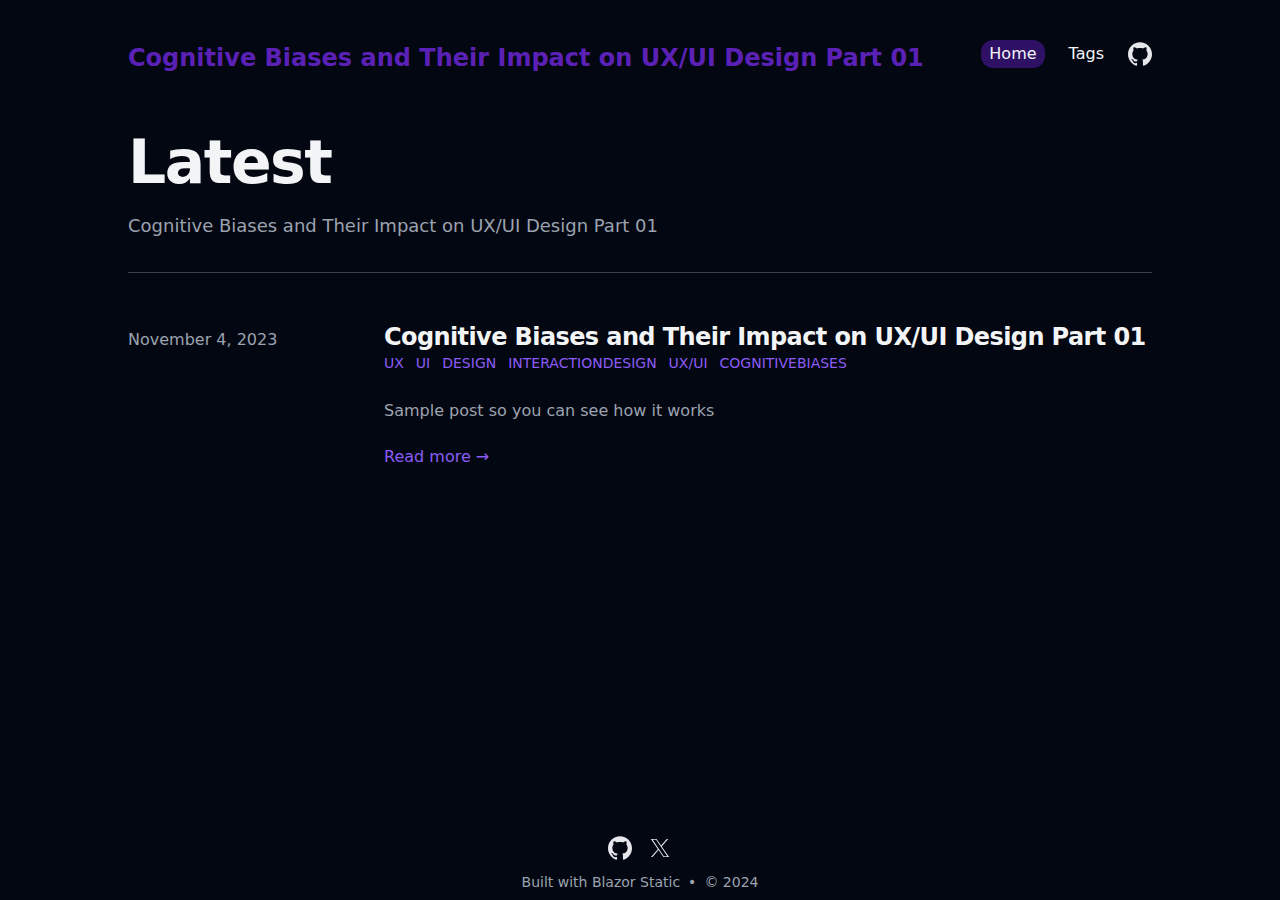
<file: index.html>
<!DOCTYPE html>
<html lang="en"><head><meta charset="utf-8">
    <meta name="viewport" content="width=device-width, initial-scale=1.0">
    <base href="/">
    <link rel="stylesheet" href="app.min.css">
    </head>

<body class="bg-gray-950 font-sans text-gray-200"><div class="mx-auto max-w-3xl px-4 sm:px-6 xl:max-w-5xl xl:px-0 "><div class="flex h-screen flex-col justify-between"><header class="flex items-center justify-between py-10"><div><a href><div class="flex items-center justify-between"><div class=" h-6 text-2xl font-semibold sm:block text-primary-800">Cognitive Biases and Their Impact on UX/UI Design Part 01</div></div></a></div>
    <div class="flex items-center space-x-4 leading-5 sm:space-x-6"><a href="" class="hidden font-medium text-gray-100 sm:block bg-primary-950 px-2 py-1 rounded-xl" aria-current="page">Home 
                            </a><a href="tags" class="hidden font-medium text-gray-100 sm:block">Tags 
                            </a><a href="https://github.com/valemorra/valemorra.github.io" class="hidden font-medium text-gray-100 sm:block"> 
                            <svg xmlns="http://www.w3.org/2000/svg" viewBox="0 0 24 24" class="hover:text-primary-400 h-6 w-6 fill-current text-gray-200"><path d="M12 .297c-6.63 0-12 5.373-12 12 0 5.303 3.438 9.8 8.205 11.385.6.113.82-.258.82-.577 0-.285-.01-1.04-.015-2.04-3.338.724-4.042-1.61-4.042-1.61C4.422 18.07 3.633 17.7 3.633 17.7c-1.087-.744.084-.729.084-.729 1.205.084 1.838 1.236 1.838 1.236 1.07 1.835 2.809 1.305 3.495.998.108-.776.417-1.305.76-1.605-2.665-.3-5.466-1.332-5.466-5.93 0-1.31.465-2.38 1.235-3.22-.135-.303-.54-1.523.105-3.176 0 0 1.005-.322 3.3 1.23.96-.267 1.98-.399 3-.405 1.02.006 2.04.138 3 .405 2.28-1.552 3.285-1.23 3.285-1.23.645 1.653.24 2.873.12 3.176.765.84 1.23 1.91 1.23 3.22 0 4.61-2.805 5.625-5.475 5.92.42.36.81 1.096.81 2.22 0 1.606-.015 2.896-.015 3.286 0 .315.21.69.825.57C20.565 22.092 24 17.592 24 12.297c0-6.627-5.373-12-12-12"></path></svg></a><button id="toggle-button" aria-label="Toggle Menu" class="sm:hidden"><svg xmlns="http://www.w3.org/2000/svg" viewBox="0 0 20 20" fill="currentColor" class="h-8 w-8 text-gray-100"><path fill-rule="evenodd" d="M3 5a1 1 0 011-1h12a1 1 0 110 2H4a1 1 0 01-1-1zM3 10a1 1 0 011-1h12a1 1 0 110 2H4a1 1 0 01-1-1zM3 15a1 1 0 011-1h12a1 1 0 110 2H4a1 1 0 01-1-1z" clip-rule="evenodd"></path></svg></button>
        <div id="mobile-menu" class="fixed left-0 top-0 z-10 h-full w-full translate-x-full transform   duration-300 ease-in-out bg-gray-950 opacity-[0.98]"><div class="flex justify-end"><button id="close-mobile-menu-button" class="mr-8 mt-11 h-8 w-8" aria-label="Toggle Menu"><svg xmlns="http://www.w3.org/2000/svg" viewBox="0 0 20 20" fill="currentColor" class="text-gray-100"><path fill-rule="evenodd" d="M4.293 4.293a1 1 0 011.414 0L10 8.586l4.293-4.293a1 1 0 111.414 1.414L11.414 10l4.293 4.293a1 1 0 01-1.414 1.414L10 11.414l-4.293 4.293a1 1 0 01-1.414-1.414L8.586 10 4.293 5.707a1 1 0 010-1.414z" clip-rule="evenodd"></path></svg></button></div>
            <nav class="fixed mt-8 h-full"><div class="px-12 py-4"><a href="" class="text-2xl font-bold tracking-widest text-gray-100 underline" aria-current="page">Home
                            </a></div><div class="px-12 py-4"><a href="tags" class="text-2xl font-bold tracking-widest text-gray-100">Tags
                            </a></div><div class="px-12 py-4"><a href="https://github.com/valemorra/valemorra.github.io" class="text-2xl font-bold tracking-widest text-gray-100">
                            <svg xmlns="http://www.w3.org/2000/svg" viewBox="0 0 24 24" class="hover:text-primary-400 h-6 w-6 fill-current text-gray-200"><path d="M12 .297c-6.63 0-12 5.373-12 12 0 5.303 3.438 9.8 8.205 11.385.6.113.82-.258.82-.577 0-.285-.01-1.04-.015-2.04-3.338.724-4.042-1.61-4.042-1.61C4.422 18.07 3.633 17.7 3.633 17.7c-1.087-.744.084-.729.084-.729 1.205.084 1.838 1.236 1.838 1.236 1.07 1.835 2.809 1.305 3.495.998.108-.776.417-1.305.76-1.605-2.665-.3-5.466-1.332-5.466-5.93 0-1.31.465-2.38 1.235-3.22-.135-.303-.54-1.523.105-3.176 0 0 1.005-.322 3.3 1.23.96-.267 1.98-.399 3-.405 1.02.006 2.04.138 3 .405 2.28-1.552 3.285-1.23 3.285-1.23.645 1.653.24 2.873.12 3.176.765.84 1.23 1.91 1.23 3.22 0 4.61-2.805 5.625-5.475 5.92.42.36.81 1.096.81 2.22 0 1.606-.015 2.896-.015 3.286 0 .315.21.69.825.57C20.565 22.092 24 17.592 24 12.297c0-6.627-5.373-12-12-12"></path></svg></a></div></nav></div></div></header>
<script>
//👎 but what can I do? It's a static html. I can't use C# here.
 const toggleMobileMenu = () => document.querySelector('#mobile-menu').classList.toggle('translate-x-full');
 
 document.querySelector('#toggle-button').addEventListener('click', toggleMobileMenu);
 document.querySelector('#close-mobile-menu-button').addEventListener('click', toggleMobileMenu);
</script>

        <main class="mb-auto"><div class="divide-y divide-gray-700"><div class="space-y-2 pb-8 pt-6 md:space-y-5"><h1 class="font-sans md:leading-14 text-3xl font-extrabold leading-9 tracking-tight text-gray-100 sm:text-4xl sm:leading-10 md:text-6xl">Latest</h1>
            <p class="text-lg leading-7 text-gray-400 prose prose-invert">Cognitive Biases and Their Impact on UX/UI Design Part 01</p></div>
    
        <ul class="divide-y   divide-gray-700"><li class="py-12"><article><div class="space-y-2 xl:grid xl:grid-cols-4 xl:items-baseline xl:space-y-0"><dl><dt class="sr-only">Published on</dt>
                            <dd class="text-base font-medium leading-6 text-gray-400"><time datetime="2023-11-04T00:00:00.000">November 4, 2023</time></dd></dl>
                        <div class="space-y-5 xl:col-span-3"><div class="space-y-6"><div><h2 class="text-2xl font-bold leading-8 tracking-tight"><a class="text-gray-100" href="blog/first-post">Cognitive Biases and Their Impact on UX/UI Design Part 01</a></h2>
                                    <div class="flex flex-wrap"><a class="text-primary-500 hover:text-primary-400 mr-3 text-sm font-medium uppercase" href="tags/UX">UX</a><a class="text-primary-500 hover:text-primary-400 mr-3 text-sm font-medium uppercase" href="tags/UI">UI</a><a class="text-primary-500 hover:text-primary-400 mr-3 text-sm font-medium uppercase" href="tags/design">design</a><a class="text-primary-500 hover:text-primary-400 mr-3 text-sm font-medium uppercase" href="tags/interactiondesign">interactiondesign</a><a class="text-primary-500 hover:text-primary-400 mr-3 text-sm font-medium uppercase" href="tags/UX/UI">UX/UI</a><a class="text-primary-500 hover:text-primary-400 mr-3 text-sm font-medium uppercase" href="tags/cognitivebiases">cognitivebiases</a></div></div>
                                <div class="prose max-w-none text-gray-400">Sample post so you can see how it works</div></div>
                            <div class="text-base font-medium leading-6"><a class="text-primary-500 hover:text-primary-400" aria-label="Read &quot;Sample post so you can see how it works&quot;" href="blog/first-post">Read more →</a></div></div></div></article></li></ul></div></main>

        <footer><div class="mt-16 flex flex-col items-center"><div class="mb-3 flex space-x-4"><a class="text-sm text-gray-500 transition hover:text-gray-600" target="_blank" rel="noopener noreferrer" href="https://github.com/valemorra/valemorra.github.io"><span class="sr-only">github</span>
                        <svg xmlns="http://www.w3.org/2000/svg" viewBox="0 0 24 24" class="hover:text-primary-400 h-6 w-6 fill-current text-gray-200"><path d="M12 .297c-6.63 0-12 5.373-12 12 0 5.303 3.438 9.8 8.205 11.385.6.113.82-.258.82-.577 0-.285-.01-1.04-.015-2.04-3.338.724-4.042-1.61-4.042-1.61C4.422 18.07 3.633 17.7 3.633 17.7c-1.087-.744.084-.729.084-.729 1.205.084 1.838 1.236 1.838 1.236 1.07 1.835 2.809 1.305 3.495.998.108-.776.417-1.305.76-1.605-2.665-.3-5.466-1.332-5.466-5.93 0-1.31.465-2.38 1.235-3.22-.135-.303-.54-1.523.105-3.176 0 0 1.005-.322 3.3 1.23.96-.267 1.98-.399 3-.405 1.02.006 2.04.138 3 .405 2.28-1.552 3.285-1.23 3.285-1.23.645 1.653.24 2.873.12 3.176.765.84 1.23 1.91 1.23 3.22 0 4.61-2.805 5.625-5.475 5.92.42.36.81 1.096.81 2.22 0 1.606-.015 2.896-.015 3.286 0 .315.21.69.825.57C20.565 22.092 24 17.592 24 12.297c0-6.627-5.373-12-12-12"></path></svg></a>
                    <a class="text-sm text-gray-500 transition hover:text-gray-600" target="_blank" rel="noopener noreferrer" href="https://www.linkedin.com/in/valeria-morra-02684b16b/"><span class="sr-only">x</span>
                        <svg xmlns="http://www.w3.org/2000/svg" viewBox="0 0 50 50" class="hover:text-primary-400 h-6 w-6 fill-current text-gray-200"><path d="M 5.9199219 6 L 20.582031 27.375 L 6.2304688 44 L 9.4101562 44 L 21.986328 29.421875 L 31.986328 44 L 44 44 L 28.681641 21.669922 L 42.199219 6 L 39.029297 6 L 27.275391 19.617188 L 17.933594 6 L 5.9199219 6 z M 9.7167969 8 L 16.880859 8 L 40.203125 42 L 33.039062 42 L 9.7167969 8 z"></path></svg></a></div>
                <div class="mb-2 flex space-x-2 text-sm text-gray-400"><a target="_blank" rel="noopener noreferrer" href="https://github.com/tesar-tech/blazorStatic"> Built with Blazor Static</a>
                    <div>•</div>
                    <div>© 2024</div></div></div></footer></div></div>
        </body></html>
</file>
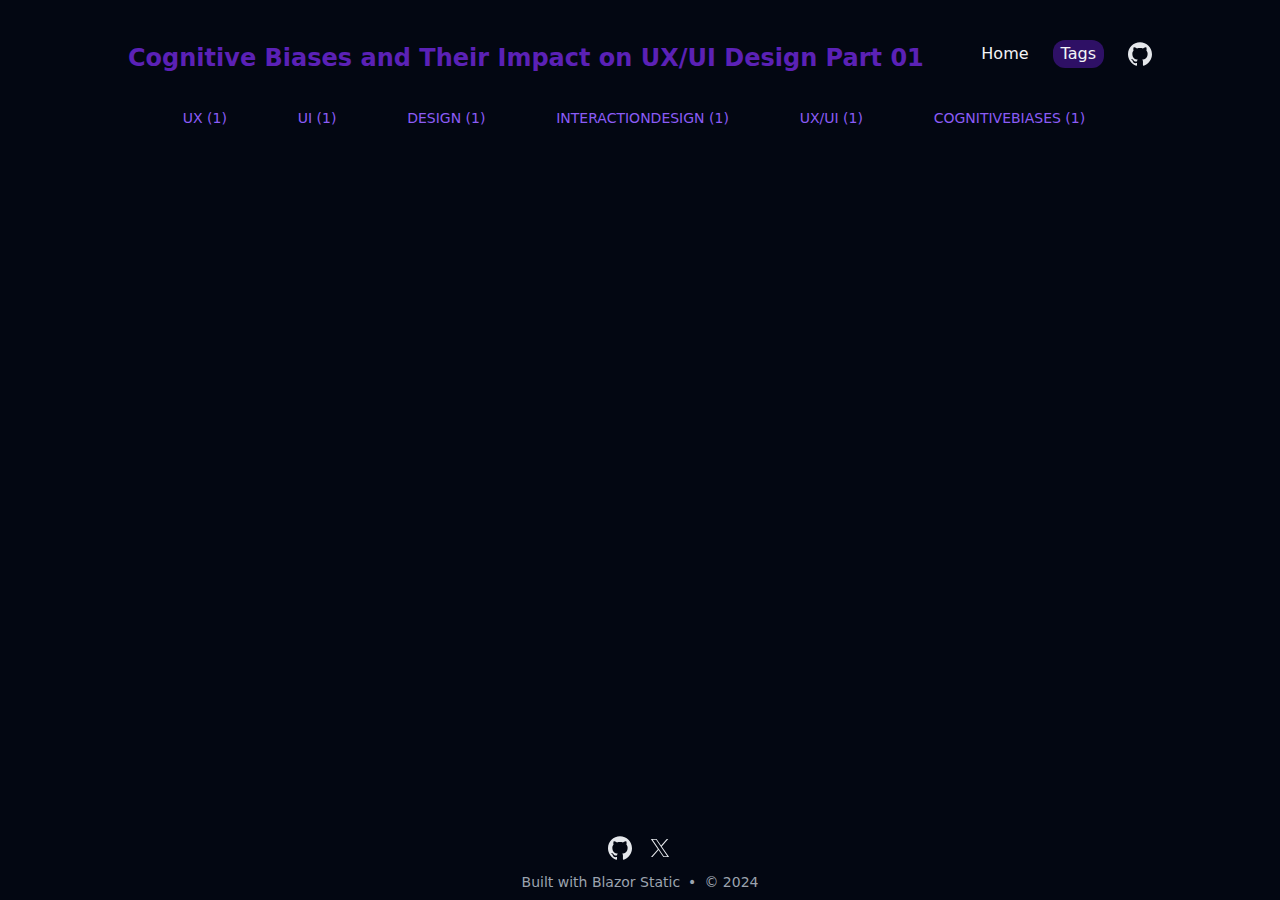
<file: tags/index.html>
<!DOCTYPE html>
<html lang="en"><head><meta charset="utf-8">
    <meta name="viewport" content="width=device-width, initial-scale=1.0">
    <base href="/">
    <link rel="stylesheet" href="app.min.css">
    </head>

<body class="bg-gray-950 font-sans text-gray-200"><div class="mx-auto max-w-3xl px-4 sm:px-6 xl:max-w-5xl xl:px-0 "><div class="flex h-screen flex-col justify-between"><header class="flex items-center justify-between py-10"><div><a href><div class="flex items-center justify-between"><div class=" h-6 text-2xl font-semibold sm:block text-primary-800">Cognitive Biases and Their Impact on UX/UI Design Part 01</div></div></a></div>
    <div class="flex items-center space-x-4 leading-5 sm:space-x-6"><a href="" class="hidden font-medium text-gray-100 sm:block">Home 
                            </a><a href="tags" class="hidden font-medium text-gray-100 sm:block bg-primary-950 px-2 py-1 rounded-xl" aria-current="page">Tags 
                            </a><a href="https://github.com/valemorra/valemorra.github.io" class="hidden font-medium text-gray-100 sm:block"> 
                            <svg xmlns="http://www.w3.org/2000/svg" viewBox="0 0 24 24" class="hover:text-primary-400 h-6 w-6 fill-current text-gray-200"><path d="M12 .297c-6.63 0-12 5.373-12 12 0 5.303 3.438 9.8 8.205 11.385.6.113.82-.258.82-.577 0-.285-.01-1.04-.015-2.04-3.338.724-4.042-1.61-4.042-1.61C4.422 18.07 3.633 17.7 3.633 17.7c-1.087-.744.084-.729.084-.729 1.205.084 1.838 1.236 1.838 1.236 1.07 1.835 2.809 1.305 3.495.998.108-.776.417-1.305.76-1.605-2.665-.3-5.466-1.332-5.466-5.93 0-1.31.465-2.38 1.235-3.22-.135-.303-.54-1.523.105-3.176 0 0 1.005-.322 3.3 1.23.96-.267 1.98-.399 3-.405 1.02.006 2.04.138 3 .405 2.28-1.552 3.285-1.23 3.285-1.23.645 1.653.24 2.873.12 3.176.765.84 1.23 1.91 1.23 3.22 0 4.61-2.805 5.625-5.475 5.92.42.36.81 1.096.81 2.22 0 1.606-.015 2.896-.015 3.286 0 .315.21.69.825.57C20.565 22.092 24 17.592 24 12.297c0-6.627-5.373-12-12-12"></path></svg></a><button id="toggle-button" aria-label="Toggle Menu" class="sm:hidden"><svg xmlns="http://www.w3.org/2000/svg" viewBox="0 0 20 20" fill="currentColor" class="h-8 w-8 text-gray-100"><path fill-rule="evenodd" d="M3 5a1 1 0 011-1h12a1 1 0 110 2H4a1 1 0 01-1-1zM3 10a1 1 0 011-1h12a1 1 0 110 2H4a1 1 0 01-1-1zM3 15a1 1 0 011-1h12a1 1 0 110 2H4a1 1 0 01-1-1z" clip-rule="evenodd"></path></svg></button>
        <div id="mobile-menu" class="fixed left-0 top-0 z-10 h-full w-full translate-x-full transform   duration-300 ease-in-out bg-gray-950 opacity-[0.98]"><div class="flex justify-end"><button id="close-mobile-menu-button" class="mr-8 mt-11 h-8 w-8" aria-label="Toggle Menu"><svg xmlns="http://www.w3.org/2000/svg" viewBox="0 0 20 20" fill="currentColor" class="text-gray-100"><path fill-rule="evenodd" d="M4.293 4.293a1 1 0 011.414 0L10 8.586l4.293-4.293a1 1 0 111.414 1.414L11.414 10l4.293 4.293a1 1 0 01-1.414 1.414L10 11.414l-4.293 4.293a1 1 0 01-1.414-1.414L8.586 10 4.293 5.707a1 1 0 010-1.414z" clip-rule="evenodd"></path></svg></button></div>
            <nav class="fixed mt-8 h-full"><div class="px-12 py-4"><a href="" class="text-2xl font-bold tracking-widest text-gray-100">Home
                            </a></div><div class="px-12 py-4"><a href="tags" class="text-2xl font-bold tracking-widest text-gray-100 underline" aria-current="page">Tags
                            </a></div><div class="px-12 py-4"><a href="https://github.com/valemorra/valemorra.github.io" class="text-2xl font-bold tracking-widest text-gray-100">
                            <svg xmlns="http://www.w3.org/2000/svg" viewBox="0 0 24 24" class="hover:text-primary-400 h-6 w-6 fill-current text-gray-200"><path d="M12 .297c-6.63 0-12 5.373-12 12 0 5.303 3.438 9.8 8.205 11.385.6.113.82-.258.82-.577 0-.285-.01-1.04-.015-2.04-3.338.724-4.042-1.61-4.042-1.61C4.422 18.07 3.633 17.7 3.633 17.7c-1.087-.744.084-.729.084-.729 1.205.084 1.838 1.236 1.838 1.236 1.07 1.835 2.809 1.305 3.495.998.108-.776.417-1.305.76-1.605-2.665-.3-5.466-1.332-5.466-5.93 0-1.31.465-2.38 1.235-3.22-.135-.303-.54-1.523.105-3.176 0 0 1.005-.322 3.3 1.23.96-.267 1.98-.399 3-.405 1.02.006 2.04.138 3 .405 2.28-1.552 3.285-1.23 3.285-1.23.645 1.653.24 2.873.12 3.176.765.84 1.23 1.91 1.23 3.22 0 4.61-2.805 5.625-5.475 5.92.42.36.81 1.096.81 2.22 0 1.606-.015 2.896-.015 3.286 0 .315.21.69.825.57C20.565 22.092 24 17.592 24 12.297c0-6.627-5.373-12-12-12"></path></svg></a></div></nav></div></div></header>
<script>
//👎 but what can I do? It's a static html. I can't use C# here.
 const toggleMobileMenu = () => document.querySelector('#mobile-menu').classList.toggle('translate-x-full');
 
 document.querySelector('#toggle-button').addEventListener('click', toggleMobileMenu);
 document.querySelector('#close-mobile-menu-button').addEventListener('click', toggleMobileMenu);
</script>

        <main class="mb-auto"><div class="flex flex-wrap justify-evenly gap-1"><a class="text-primary-500 hover:text-primary-400 mr-3 text-sm font-medium uppercase" href="tags/UX">UX (1)</a><a class="text-primary-500 hover:text-primary-400 mr-3 text-sm font-medium uppercase" href="tags/UI">UI (1)</a><a class="text-primary-500 hover:text-primary-400 mr-3 text-sm font-medium uppercase" href="tags/design">design (1)</a><a class="text-primary-500 hover:text-primary-400 mr-3 text-sm font-medium uppercase" href="tags/interactiondesign">interactiondesign (1)</a><a class="text-primary-500 hover:text-primary-400 mr-3 text-sm font-medium uppercase" href="tags/UX/UI">UX/UI (1)</a><a class="text-primary-500 hover:text-primary-400 mr-3 text-sm font-medium uppercase" href="tags/cognitivebiases">cognitivebiases (1)</a></div></main>

        <footer><div class="mt-16 flex flex-col items-center"><div class="mb-3 flex space-x-4"><a class="text-sm text-gray-500 transition hover:text-gray-600" target="_blank" rel="noopener noreferrer" href="https://github.com/valemorra/valemorra.github.io"><span class="sr-only">github</span>
                        <svg xmlns="http://www.w3.org/2000/svg" viewBox="0 0 24 24" class="hover:text-primary-400 h-6 w-6 fill-current text-gray-200"><path d="M12 .297c-6.63 0-12 5.373-12 12 0 5.303 3.438 9.8 8.205 11.385.6.113.82-.258.82-.577 0-.285-.01-1.04-.015-2.04-3.338.724-4.042-1.61-4.042-1.61C4.422 18.07 3.633 17.7 3.633 17.7c-1.087-.744.084-.729.084-.729 1.205.084 1.838 1.236 1.838 1.236 1.07 1.835 2.809 1.305 3.495.998.108-.776.417-1.305.76-1.605-2.665-.3-5.466-1.332-5.466-5.93 0-1.31.465-2.38 1.235-3.22-.135-.303-.54-1.523.105-3.176 0 0 1.005-.322 3.3 1.23.96-.267 1.98-.399 3-.405 1.02.006 2.04.138 3 .405 2.28-1.552 3.285-1.23 3.285-1.23.645 1.653.24 2.873.12 3.176.765.84 1.23 1.91 1.23 3.22 0 4.61-2.805 5.625-5.475 5.92.42.36.81 1.096.81 2.22 0 1.606-.015 2.896-.015 3.286 0 .315.21.69.825.57C20.565 22.092 24 17.592 24 12.297c0-6.627-5.373-12-12-12"></path></svg></a>
                    <a class="text-sm text-gray-500 transition hover:text-gray-600" target="_blank" rel="noopener noreferrer" href="https://www.linkedin.com/in/valeria-morra-02684b16b/"><span class="sr-only">x</span>
                        <svg xmlns="http://www.w3.org/2000/svg" viewBox="0 0 50 50" class="hover:text-primary-400 h-6 w-6 fill-current text-gray-200"><path d="M 5.9199219 6 L 20.582031 27.375 L 6.2304688 44 L 9.4101562 44 L 21.986328 29.421875 L 31.986328 44 L 44 44 L 28.681641 21.669922 L 42.199219 6 L 39.029297 6 L 27.275391 19.617188 L 17.933594 6 L 5.9199219 6 z M 9.7167969 8 L 16.880859 8 L 40.203125 42 L 33.039062 42 L 9.7167969 8 z"></path></svg></a></div>
                <div class="mb-2 flex space-x-2 text-sm text-gray-400"><a target="_blank" rel="noopener noreferrer" href="https://github.com/tesar-tech/blazorStatic"> Built with Blazor Static</a>
                    <div>•</div>
                    <div>© 2024</div></div></div></footer></div></div>
        </body></html>
</file>
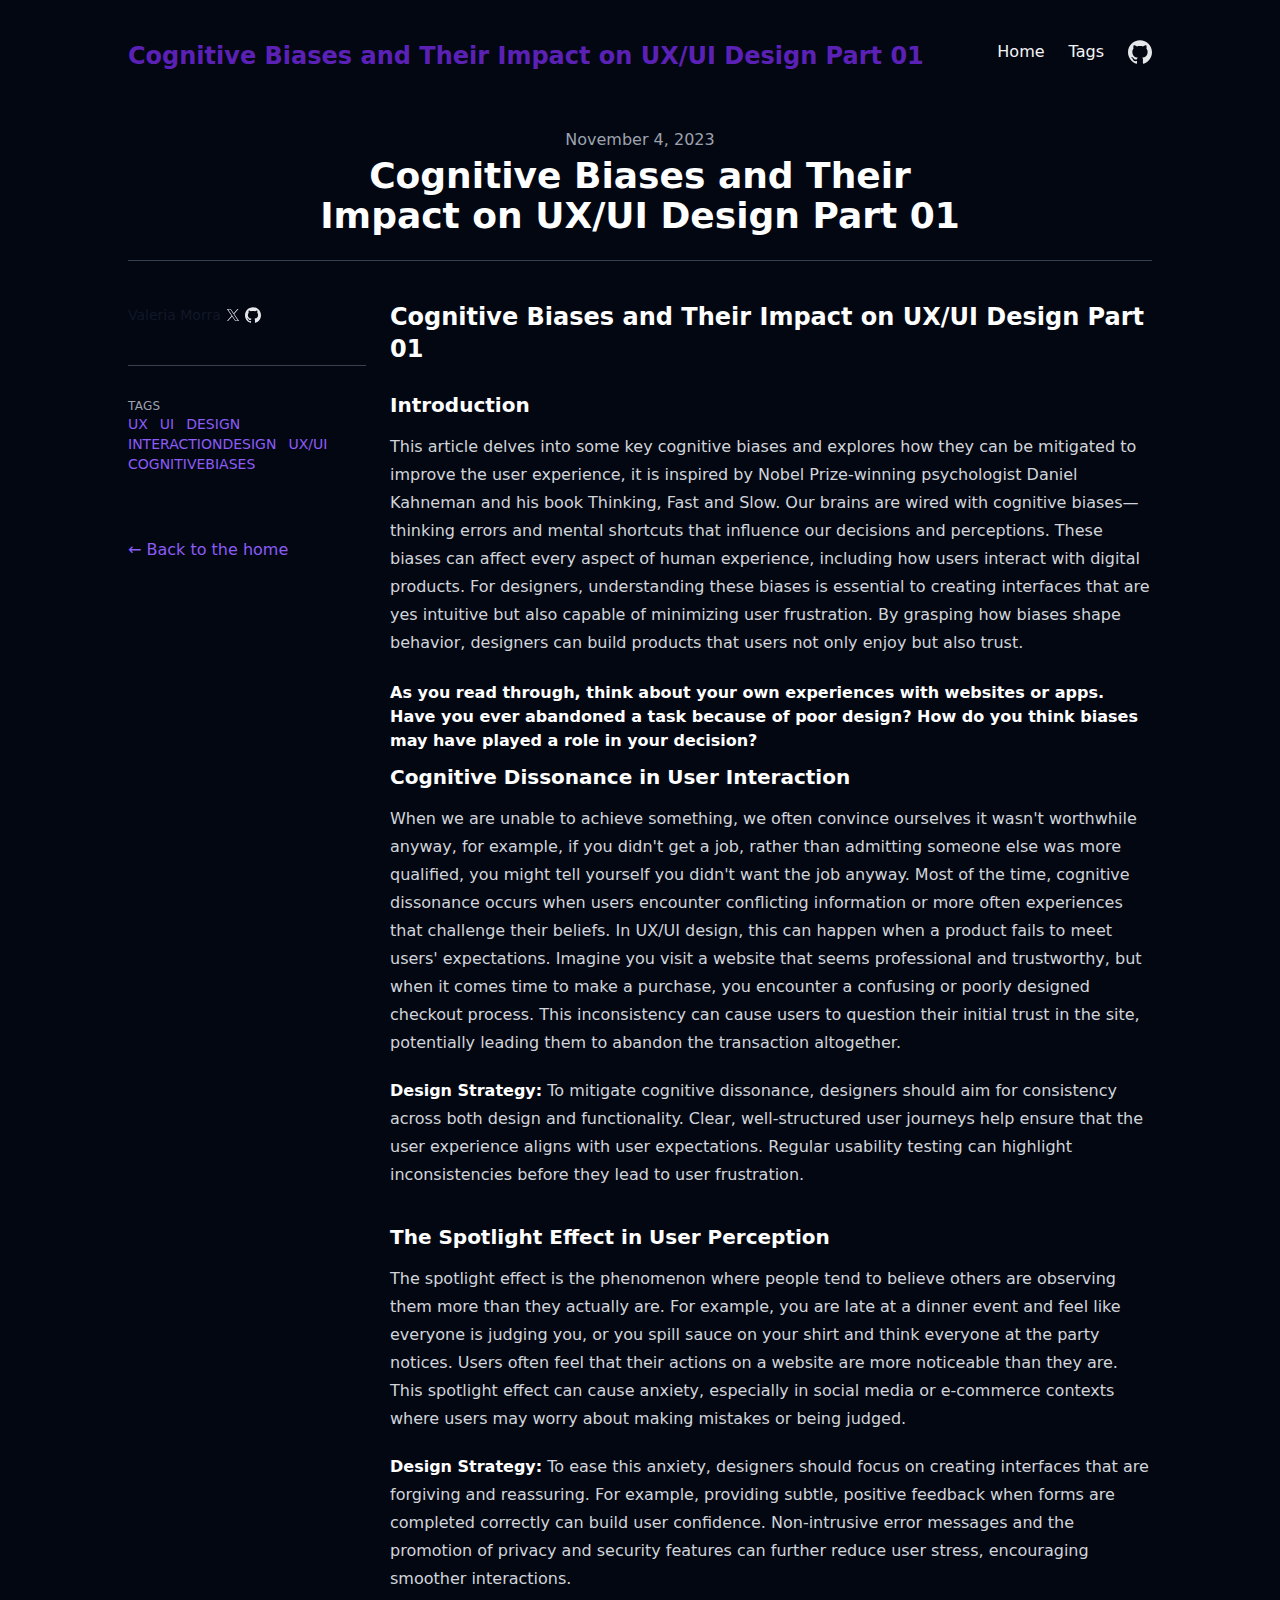
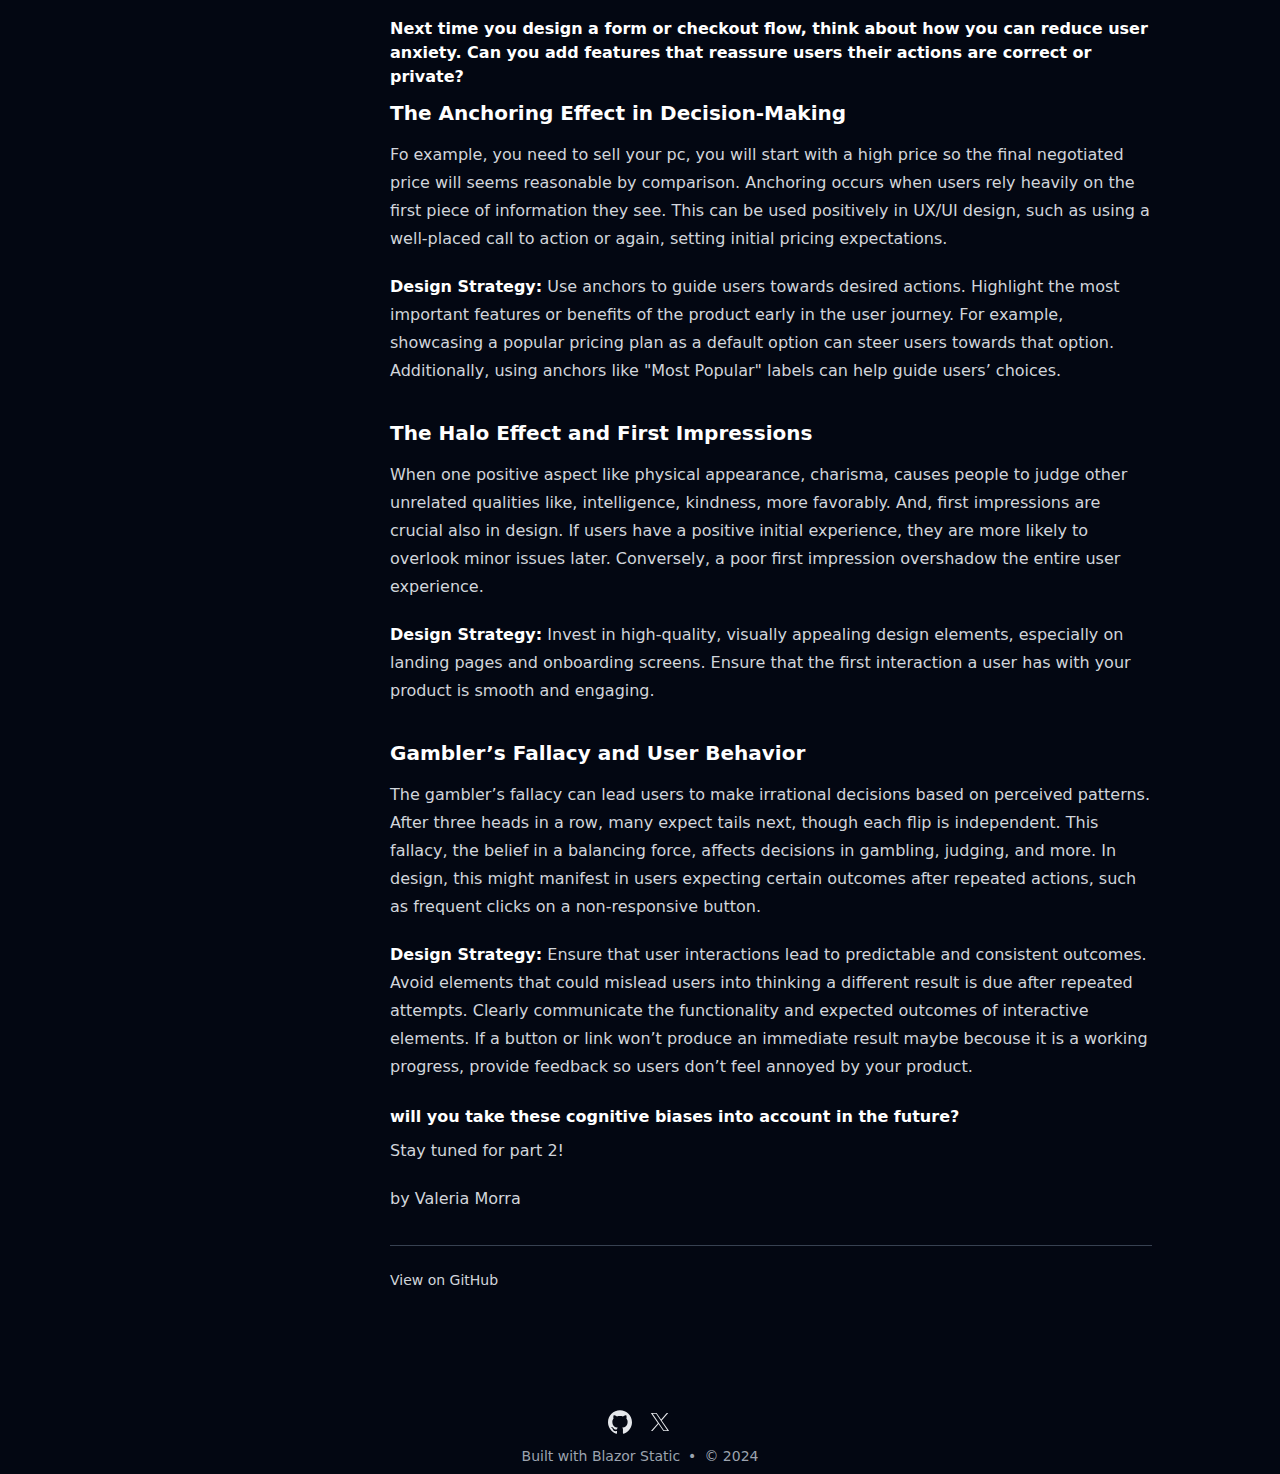
<file: blog/first-post.html>
<!DOCTYPE html>
<html lang="en"><head><meta charset="utf-8">
    <meta name="viewport" content="width=device-width, initial-scale=1.0">
    <base href="/">
    <link rel="stylesheet" href="app.min.css">
    </head>

<body class="bg-gray-950 font-sans text-gray-200"><div class="mx-auto max-w-3xl px-4 sm:px-6 xl:max-w-5xl xl:px-0 "><div class="flex h-screen flex-col justify-between"><header class="flex items-center justify-between py-10"><div><a href><div class="flex items-center justify-between"><div class=" h-6 text-2xl font-semibold sm:block text-primary-800">Cognitive Biases and Their Impact on UX/UI Design Part 01</div></div></a></div>
    <div class="flex items-center space-x-4 leading-5 sm:space-x-6"><a href="" class="hidden font-medium text-gray-100 sm:block">Home 
                            </a><a href="tags" class="hidden font-medium text-gray-100 sm:block">Tags 
                            </a><a href="https://github.com/valemorra/valemorra.github.io" class="hidden font-medium text-gray-100 sm:block"> 
                            <svg xmlns="http://www.w3.org/2000/svg" viewBox="0 0 24 24" class="hover:text-primary-400 h-6 w-6 fill-current text-gray-200"><path d="M12 .297c-6.63 0-12 5.373-12 12 0 5.303 3.438 9.8 8.205 11.385.6.113.82-.258.82-.577 0-.285-.01-1.04-.015-2.04-3.338.724-4.042-1.61-4.042-1.61C4.422 18.07 3.633 17.7 3.633 17.7c-1.087-.744.084-.729.084-.729 1.205.084 1.838 1.236 1.838 1.236 1.07 1.835 2.809 1.305 3.495.998.108-.776.417-1.305.76-1.605-2.665-.3-5.466-1.332-5.466-5.93 0-1.31.465-2.38 1.235-3.22-.135-.303-.54-1.523.105-3.176 0 0 1.005-.322 3.3 1.23.96-.267 1.98-.399 3-.405 1.02.006 2.04.138 3 .405 2.28-1.552 3.285-1.23 3.285-1.23.645 1.653.24 2.873.12 3.176.765.84 1.23 1.91 1.23 3.22 0 4.61-2.805 5.625-5.475 5.92.42.36.81 1.096.81 2.22 0 1.606-.015 2.896-.015 3.286 0 .315.21.69.825.57C20.565 22.092 24 17.592 24 12.297c0-6.627-5.373-12-12-12"></path></svg></a><button id="toggle-button" aria-label="Toggle Menu" class="sm:hidden"><svg xmlns="http://www.w3.org/2000/svg" viewBox="0 0 20 20" fill="currentColor" class="h-8 w-8 text-gray-100"><path fill-rule="evenodd" d="M3 5a1 1 0 011-1h12a1 1 0 110 2H4a1 1 0 01-1-1zM3 10a1 1 0 011-1h12a1 1 0 110 2H4a1 1 0 01-1-1zM3 15a1 1 0 011-1h12a1 1 0 110 2H4a1 1 0 01-1-1z" clip-rule="evenodd"></path></svg></button>
        <div id="mobile-menu" class="fixed left-0 top-0 z-10 h-full w-full translate-x-full transform   duration-300 ease-in-out bg-gray-950 opacity-[0.98]"><div class="flex justify-end"><button id="close-mobile-menu-button" class="mr-8 mt-11 h-8 w-8" aria-label="Toggle Menu"><svg xmlns="http://www.w3.org/2000/svg" viewBox="0 0 20 20" fill="currentColor" class="text-gray-100"><path fill-rule="evenodd" d="M4.293 4.293a1 1 0 011.414 0L10 8.586l4.293-4.293a1 1 0 111.414 1.414L11.414 10l4.293 4.293a1 1 0 01-1.414 1.414L10 11.414l-4.293 4.293a1 1 0 01-1.414-1.414L8.586 10 4.293 5.707a1 1 0 010-1.414z" clip-rule="evenodd"></path></svg></button></div>
            <nav class="fixed mt-8 h-full"><div class="px-12 py-4"><a href="" class="text-2xl font-bold tracking-widest text-gray-100">Home
                            </a></div><div class="px-12 py-4"><a href="tags" class="text-2xl font-bold tracking-widest text-gray-100">Tags
                            </a></div><div class="px-12 py-4"><a href="https://github.com/valemorra/valemorra.github.io" class="text-2xl font-bold tracking-widest text-gray-100">
                            <svg xmlns="http://www.w3.org/2000/svg" viewBox="0 0 24 24" class="hover:text-primary-400 h-6 w-6 fill-current text-gray-200"><path d="M12 .297c-6.63 0-12 5.373-12 12 0 5.303 3.438 9.8 8.205 11.385.6.113.82-.258.82-.577 0-.285-.01-1.04-.015-2.04-3.338.724-4.042-1.61-4.042-1.61C4.422 18.07 3.633 17.7 3.633 17.7c-1.087-.744.084-.729.084-.729 1.205.084 1.838 1.236 1.838 1.236 1.07 1.835 2.809 1.305 3.495.998.108-.776.417-1.305.76-1.605-2.665-.3-5.466-1.332-5.466-5.93 0-1.31.465-2.38 1.235-3.22-.135-.303-.54-1.523.105-3.176 0 0 1.005-.322 3.3 1.23.96-.267 1.98-.399 3-.405 1.02.006 2.04.138 3 .405 2.28-1.552 3.285-1.23 3.285-1.23.645 1.653.24 2.873.12 3.176.765.84 1.23 1.91 1.23 3.22 0 4.61-2.805 5.625-5.475 5.92.42.36.81 1.096.81 2.22 0 1.606-.015 2.896-.015 3.286 0 .315.21.69.825.57C20.565 22.092 24 17.592 24 12.297c0-6.627-5.373-12-12-12"></path></svg></a></div></nav></div></div></header>
<script>
//👎 but what can I do? It's a static html. I can't use C# here.
 const toggleMobileMenu = () => document.querySelector('#mobile-menu').classList.toggle('translate-x-full');
 
 document.querySelector('#toggle-button').addEventListener('click', toggleMobileMenu);
 document.querySelector('#close-mobile-menu-button').addEventListener('click', toggleMobileMenu);
</script>

        <main class="mb-auto"><article><div class="xl:divide-y  xl:divide-gray-700"><header class="pt-6 xl:pb-6"><div class="space-y-1 text-center"><dl class="space-y-10"><div><dt class="sr-only">Published on</dt>
                        <dd class="text-base font-medium leading-6 text-gray-400"><time datetime="2023-11-04T00:00:00.000">November 4, 2023</time></dd></div></dl>
                <div class="prose prose-invert mx-auto"><h1 class>Cognitive Biases and Their Impact on UX/UI Design Part 01</h1></div></div></header>
        <div class="grid-rows-[auto_1fr] divide-y  pb-8 divide-gray-700 xl:grid xl:grid-cols-4 xl:gap-x-6 xl:divide-y-0"><dl class="pb-10 pt-6 xl:border-b  xl:pt-11 xl:border-gray-700"><dt class="sr-only">Authors</dt>
                <dd><ul class="flex flex-wrap justify-center gap-4 sm:space-x-12 xl:block xl:space-x-0 xl:space-y-8"><li class="flex items-center space-x-2"><dl class="whitespace-nowrap text-sm font-medium leading-5"><dt class="sr-only">Name</dt>
                                        <dd class="text-gray-900 dark:text-gray-100 flex gap-1 items-center">Valeria Morra<a target="_blank" rel="noopener noreferrer" href="https://x.com/valemorra" class="flex gap-1 text-primary-500 hover:text-primary-600 dark:hover:text-primary-400"><svg xmlns="http://www.w3.org/2000/svg" viewBox="0 0 50 50" class="hover:text-primary-400 w-4 h-4 fill-current text-gray-200"><path d="M 5.9199219 6 L 20.582031 27.375 L 6.2304688 44 L 9.4101562 44 L 21.986328 29.421875 L 31.986328 44 L 44 44 L 28.681641 21.669922 L 42.199219 6 L 39.029297 6 L 27.275391 19.617188 L 17.933594 6 L 5.9199219 6 z M 9.7167969 8 L 16.880859 8 L 40.203125 42 L 33.039062 42 L 9.7167969 8 z"></path></svg></a><a target="_blank" rel="noopener noreferrer" href="https://github.com/valemorra" class="flex gap-1 items-center text-primary-500 hover:text-primary-600 dark:hover:text-primary-400"><svg xmlns="http://www.w3.org/2000/svg" viewBox="0 0 24 24" class="hover:text-primary-400 w-4 h-4 fill-current text-gray-200"><path d="M12 .297c-6.63 0-12 5.373-12 12 0 5.303 3.438 9.8 8.205 11.385.6.113.82-.258.82-.577 0-.285-.01-1.04-.015-2.04-3.338.724-4.042-1.61-4.042-1.61C4.422 18.07 3.633 17.7 3.633 17.7c-1.087-.744.084-.729.084-.729 1.205.084 1.838 1.236 1.838 1.236 1.07 1.835 2.809 1.305 3.495.998.108-.776.417-1.305.76-1.605-2.665-.3-5.466-1.332-5.466-5.93 0-1.31.465-2.38 1.235-3.22-.135-.303-.54-1.523.105-3.176 0 0 1.005-.322 3.3 1.23.96-.267 1.98-.399 3-.405 1.02.006 2.04.138 3 .405 2.28-1.552 3.285-1.23 3.285-1.23.645 1.653.24 2.873.12 3.176.765.84 1.23 1.91 1.23 3.22 0 4.61-2.805 5.625-5.475 5.92.42.36.81 1.096.81 2.22 0 1.606-.015 2.896-.015 3.286 0 .315.21.69.825.57C20.565 22.092 24 17.592 24 12.297c0-6.627-5.373-12-12-12"></path></svg></a></dd></dl></li></ul></dd></dl>
            <div class="divide-y  divide-gray-700 xl:col-span-3 xl:row-span-2 xl:pb-0"><div class="prose prose-invert max-w-none pb-8 pt-10"><h2 id="cognitive-biases-and-their-impact-on-uxui-design-part-01">Cognitive Biases and Their Impact on UX/UI Design Part 01</h2>
<h3 id="introduction">Introduction</h3>
<p>This article delves into some key cognitive biases and explores how they can be mitigated to improve the user experience, it
is inspired by Nobel Prize-winning psychologist Daniel Kahneman and his book Thinking, Fast and Slow.
Our brains are wired with cognitive biases—thinking errors and mental shortcuts that influence our decisions and perceptions. These biases can affect every aspect of human experience, including how users interact with digital products.
For designers, understanding these biases is essential to creating interfaces that are yes intuitive but also capable of minimizing user frustration. By grasping how biases shape behavior, designers can build products that users not only enjoy but also trust.</p>
<h4 id="as-you-read-through-think-about-your-own-experiences-with-websites-or-apps.have-you-ever-abandoned-a-task-because-of-poor-design-how-do-you-think-biases-may-have-played-a-role-in-your-decision">As you read through, think about your own experiences with websites or apps. Have you ever abandoned a task because of poor design? How do you think biases may have played a role in your decision?</h4>
<h3 id="cognitive-dissonance-in-user-interaction">Cognitive Dissonance in User Interaction</h3>
<p>When we are unable to achieve something, we often convince ourselves it wasn't worthwhile anyway, for example, if you didn't get a job, rather than admitting someone else was more qualified, you might tell yourself you didn't want the job anyway. Most of the time, cognitive dissonance occurs when users encounter conflicting information or more often experiences that challenge their beliefs. In UX/UI design, this can happen when a product fails to meet users' expectations. Imagine you visit a website that seems professional and trustworthy, but when it comes time to make a purchase, you encounter a confusing or poorly designed checkout process. This inconsistency can cause users to question their initial trust in the site, potentially leading them to abandon the transaction altogether.</p>
<p><strong>Design Strategy:</strong> To mitigate cognitive dissonance, designers should aim for consistency across both design and functionality. Clear, well-structured user journeys help ensure that the user experience aligns with user expectations. Regular usability testing can highlight inconsistencies before they lead to user frustration.</p>
<h3 id="the-spotlight-effect-in-user-perception">The Spotlight Effect in User Perception</h3>
<p>The spotlight effect is the phenomenon where people tend to believe others are observing them more than they actually are. For example, you are late at a dinner event and feel like everyone is judging you, or you spill sauce on your shirt and think everyone at the party notices.
Users often feel that their actions on a website are more noticeable than they are. This spotlight effect can cause anxiety, especially in social media or e-commerce contexts where users may worry about making mistakes or being judged.</p>
<p><strong>Design Strategy:</strong> To ease this anxiety, designers should focus on creating interfaces that are forgiving and reassuring. For example, providing subtle, positive feedback when forms are completed correctly can build user confidence. Non-intrusive error messages and the promotion of privacy and security features can further reduce user stress, encouraging smoother interactions.</p>
<h4 id="next-time-you-design-a-form-or-checkout-flow-think-about-how-you-can-reduce-user-anxiety.can-you-add-features-that-reassure-users-their-actions-are-correct-or-private">Next time you design a form or checkout flow, think about how you can reduce user anxiety. Can you add features that reassure users their actions are correct or private?</h4>
<h3 id="the-anchoring-effect-in-decision-making">The Anchoring Effect in Decision-Making</h3>
<p>Fo example, you need to sell your pc, you will start with a high price so the final negotiated price will seems reasonable by comparison. Anchoring occurs when users rely heavily on the first piece of information they see. This can be used positively in UX/UI design, such as using a well-placed call to action or again, setting initial pricing expectations.</p>
<p><strong>Design Strategy:</strong> Use anchors to guide users towards desired actions. Highlight the most important features or benefits of the product early in the user journey. For example, showcasing a popular pricing plan as a default option can steer users towards that option. Additionally, using anchors like &quot;Most Popular&quot; labels can help guide users’ choices.</p>
<h3 id="the-halo-effect-and-first-impressions">The Halo Effect and First Impressions</h3>
<p>When one positive aspect like physical appearance, charisma, causes people to judge other unrelated qualities like, intelligence, kindness, more favorably. And, first impressions are crucial also in design. If users have a positive initial experience, they are more likely to overlook minor issues later. Conversely, a poor first impression overshadow the entire user experience.</p>
<p><strong>Design Strategy:</strong> Invest in high-quality, visually appealing design elements, especially on landing pages and onboarding screens. Ensure that the first interaction a user has with your product is smooth and engaging.</p>
<h3 id="gamblers-fallacy-and-user-behavior">Gambler’s Fallacy and User Behavior</h3>
<p>The gambler’s fallacy can lead users to make irrational decisions based on perceived patterns. After three heads in a row, many expect tails next, though each flip is independent. This fallacy, the belief in a balancing force, affects decisions in gambling, judging, and more. In design, this might manifest in users expecting certain outcomes after repeated actions, such as frequent clicks on a non-responsive button.</p>
<p><strong>Design Strategy:</strong> Ensure that user interactions lead to predictable and consistent outcomes. Avoid elements that could mislead users into thinking a different result is due after repeated attempts. Clearly communicate the functionality and expected outcomes of interactive elements. If a button or link won’t produce an immediate result maybe becouse it is a working progress, provide feedback so users don’t feel annoyed by your product.</p>
<h4 id="will-you-take-these-cognitive-biases-into-account-in-the-future">will you take these cognitive biases into account in the future?</h4>
<p>Stay tuned for part 2!</p>
<p>by Valeria Morra</p>
</div>
                <div class="pb-6 pt-6 text-sm text-gray-300"><a target="_blank" rel="noopener noreferrer" href="https://github.com/valemorra/valemorra.github.io/tree/main/Content/Blog/first-post">View on GitHub</a></div></div>
            <footer><div class=" text-sm font-medium leading-5 divide-gray-700 xl:col-start-1 xl:row-start-2 xl:divide-y"><div class="py-4 xl:py-8"><h2 class="text-xs uppercase tracking-wide text-gray-400">Tags</h2>
                        <div class="flex flex-wrap"><a class="text-primary-500 hover:text-primary-400 mr-3 text-sm font-medium uppercase" href="tags/UX">UX</a><a class="text-primary-500 hover:text-primary-400 mr-3 text-sm font-medium uppercase" href="tags/UI">UI</a><a class="text-primary-500 hover:text-primary-400 mr-3 text-sm font-medium uppercase" href="tags/design">design</a><a class="text-primary-500 hover:text-primary-400 mr-3 text-sm font-medium uppercase" href="tags/interactiondesign">interactiondesign</a><a class="text-primary-500 hover:text-primary-400 mr-3 text-sm font-medium uppercase" href="tags/UX/UI">UX/UI</a><a class="text-primary-500 hover:text-primary-400 mr-3 text-sm font-medium uppercase" href="tags/cognitivebiases">cognitivebiases</a></div></div></div>
                <div class="pt-4 xl:pt-8"><a class="text-primary-500 hover:text-primary-400" aria-label="Back to the home" href>← Back to the home</a></div></footer></div></div></article></main>

        <footer><div class="mt-16 flex flex-col items-center"><div class="mb-3 flex space-x-4"><a class="text-sm text-gray-500 transition hover:text-gray-600" target="_blank" rel="noopener noreferrer" href="https://github.com/valemorra/valemorra.github.io"><span class="sr-only">github</span>
                        <svg xmlns="http://www.w3.org/2000/svg" viewBox="0 0 24 24" class="hover:text-primary-400 h-6 w-6 fill-current text-gray-200"><path d="M12 .297c-6.63 0-12 5.373-12 12 0 5.303 3.438 9.8 8.205 11.385.6.113.82-.258.82-.577 0-.285-.01-1.04-.015-2.04-3.338.724-4.042-1.61-4.042-1.61C4.422 18.07 3.633 17.7 3.633 17.7c-1.087-.744.084-.729.084-.729 1.205.084 1.838 1.236 1.838 1.236 1.07 1.835 2.809 1.305 3.495.998.108-.776.417-1.305.76-1.605-2.665-.3-5.466-1.332-5.466-5.93 0-1.31.465-2.38 1.235-3.22-.135-.303-.54-1.523.105-3.176 0 0 1.005-.322 3.3 1.23.96-.267 1.98-.399 3-.405 1.02.006 2.04.138 3 .405 2.28-1.552 3.285-1.23 3.285-1.23.645 1.653.24 2.873.12 3.176.765.84 1.23 1.91 1.23 3.22 0 4.61-2.805 5.625-5.475 5.92.42.36.81 1.096.81 2.22 0 1.606-.015 2.896-.015 3.286 0 .315.21.69.825.57C20.565 22.092 24 17.592 24 12.297c0-6.627-5.373-12-12-12"></path></svg></a>
                    <a class="text-sm text-gray-500 transition hover:text-gray-600" target="_blank" rel="noopener noreferrer" href="https://www.linkedin.com/in/valeria-morra-02684b16b/"><span class="sr-only">x</span>
                        <svg xmlns="http://www.w3.org/2000/svg" viewBox="0 0 50 50" class="hover:text-primary-400 h-6 w-6 fill-current text-gray-200"><path d="M 5.9199219 6 L 20.582031 27.375 L 6.2304688 44 L 9.4101562 44 L 21.986328 29.421875 L 31.986328 44 L 44 44 L 28.681641 21.669922 L 42.199219 6 L 39.029297 6 L 27.275391 19.617188 L 17.933594 6 L 5.9199219 6 z M 9.7167969 8 L 16.880859 8 L 40.203125 42 L 33.039062 42 L 9.7167969 8 z"></path></svg></a></div>
                <div class="mb-2 flex space-x-2 text-sm text-gray-400"><a target="_blank" rel="noopener noreferrer" href="https://github.com/tesar-tech/blazorStatic"> Built with Blazor Static</a>
                    <div>•</div>
                    <div>© 2024</div></div></div></footer></div></div>
        </body></html>
</file>
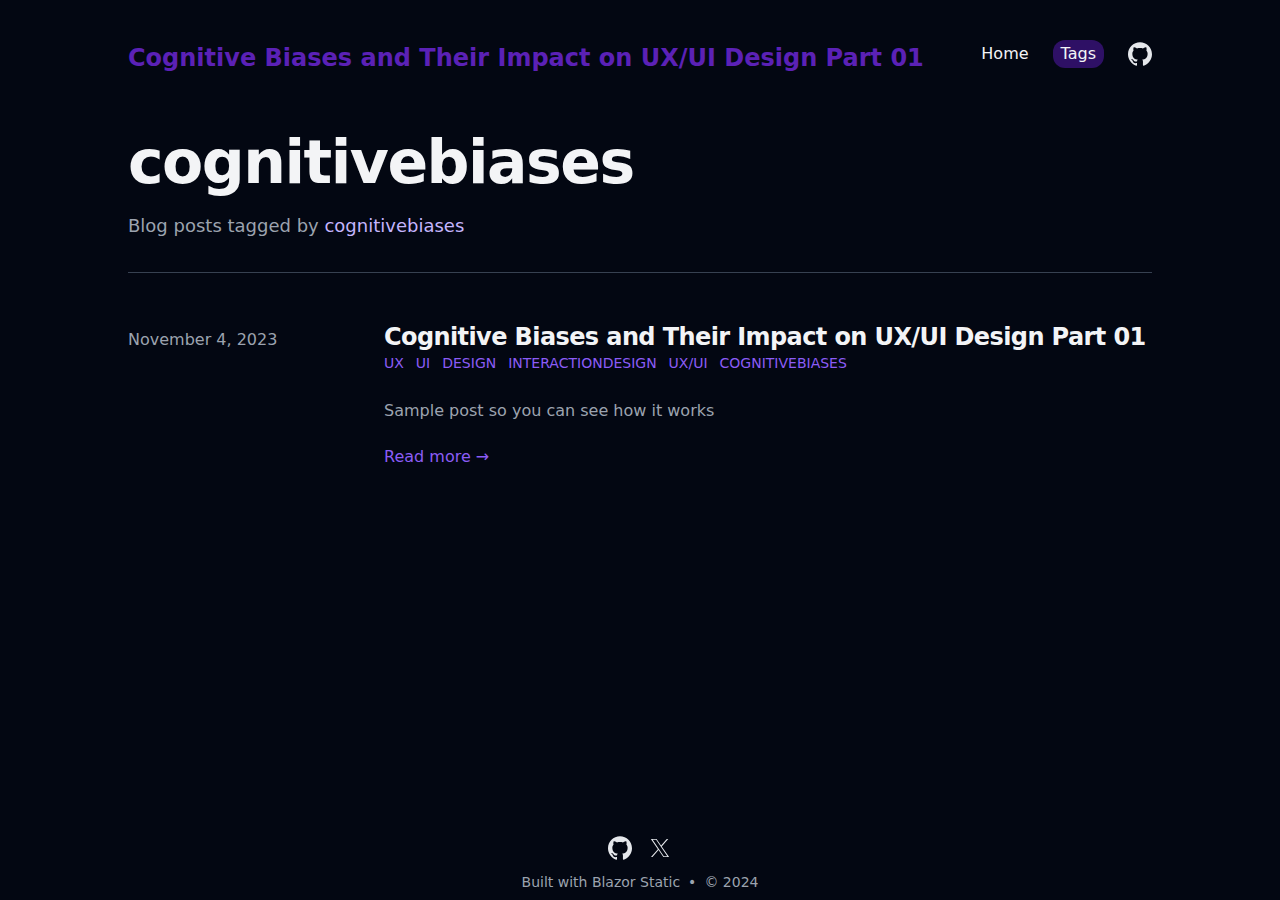
<file: tags/cognitivebiases.html>
<!DOCTYPE html>
<html lang="en"><head><meta charset="utf-8">
    <meta name="viewport" content="width=device-width, initial-scale=1.0">
    <base href="/">
    <link rel="stylesheet" href="app.min.css">
    </head>

<body class="bg-gray-950 font-sans text-gray-200"><div class="mx-auto max-w-3xl px-4 sm:px-6 xl:max-w-5xl xl:px-0 "><div class="flex h-screen flex-col justify-between"><header class="flex items-center justify-between py-10"><div><a href><div class="flex items-center justify-between"><div class=" h-6 text-2xl font-semibold sm:block text-primary-800">Cognitive Biases and Their Impact on UX/UI Design Part 01</div></div></a></div>
    <div class="flex items-center space-x-4 leading-5 sm:space-x-6"><a href="" class="hidden font-medium text-gray-100 sm:block">Home 
                            </a><a href="tags" class="hidden font-medium text-gray-100 sm:block bg-primary-950 px-2 py-1 rounded-xl" aria-current="page">Tags 
                            </a><a href="https://github.com/valemorra/valemorra.github.io" class="hidden font-medium text-gray-100 sm:block"> 
                            <svg xmlns="http://www.w3.org/2000/svg" viewBox="0 0 24 24" class="hover:text-primary-400 h-6 w-6 fill-current text-gray-200"><path d="M12 .297c-6.63 0-12 5.373-12 12 0 5.303 3.438 9.8 8.205 11.385.6.113.82-.258.82-.577 0-.285-.01-1.04-.015-2.04-3.338.724-4.042-1.61-4.042-1.61C4.422 18.07 3.633 17.7 3.633 17.7c-1.087-.744.084-.729.084-.729 1.205.084 1.838 1.236 1.838 1.236 1.07 1.835 2.809 1.305 3.495.998.108-.776.417-1.305.76-1.605-2.665-.3-5.466-1.332-5.466-5.93 0-1.31.465-2.38 1.235-3.22-.135-.303-.54-1.523.105-3.176 0 0 1.005-.322 3.3 1.23.96-.267 1.98-.399 3-.405 1.02.006 2.04.138 3 .405 2.28-1.552 3.285-1.23 3.285-1.23.645 1.653.24 2.873.12 3.176.765.84 1.23 1.91 1.23 3.22 0 4.61-2.805 5.625-5.475 5.92.42.36.81 1.096.81 2.22 0 1.606-.015 2.896-.015 3.286 0 .315.21.69.825.57C20.565 22.092 24 17.592 24 12.297c0-6.627-5.373-12-12-12"></path></svg></a><button id="toggle-button" aria-label="Toggle Menu" class="sm:hidden"><svg xmlns="http://www.w3.org/2000/svg" viewBox="0 0 20 20" fill="currentColor" class="h-8 w-8 text-gray-100"><path fill-rule="evenodd" d="M3 5a1 1 0 011-1h12a1 1 0 110 2H4a1 1 0 01-1-1zM3 10a1 1 0 011-1h12a1 1 0 110 2H4a1 1 0 01-1-1zM3 15a1 1 0 011-1h12a1 1 0 110 2H4a1 1 0 01-1-1z" clip-rule="evenodd"></path></svg></button>
        <div id="mobile-menu" class="fixed left-0 top-0 z-10 h-full w-full translate-x-full transform   duration-300 ease-in-out bg-gray-950 opacity-[0.98]"><div class="flex justify-end"><button id="close-mobile-menu-button" class="mr-8 mt-11 h-8 w-8" aria-label="Toggle Menu"><svg xmlns="http://www.w3.org/2000/svg" viewBox="0 0 20 20" fill="currentColor" class="text-gray-100"><path fill-rule="evenodd" d="M4.293 4.293a1 1 0 011.414 0L10 8.586l4.293-4.293a1 1 0 111.414 1.414L11.414 10l4.293 4.293a1 1 0 01-1.414 1.414L10 11.414l-4.293 4.293a1 1 0 01-1.414-1.414L8.586 10 4.293 5.707a1 1 0 010-1.414z" clip-rule="evenodd"></path></svg></button></div>
            <nav class="fixed mt-8 h-full"><div class="px-12 py-4"><a href="" class="text-2xl font-bold tracking-widest text-gray-100">Home
                            </a></div><div class="px-12 py-4"><a href="tags" class="text-2xl font-bold tracking-widest text-gray-100 underline" aria-current="page">Tags
                            </a></div><div class="px-12 py-4"><a href="https://github.com/valemorra/valemorra.github.io" class="text-2xl font-bold tracking-widest text-gray-100">
                            <svg xmlns="http://www.w3.org/2000/svg" viewBox="0 0 24 24" class="hover:text-primary-400 h-6 w-6 fill-current text-gray-200"><path d="M12 .297c-6.63 0-12 5.373-12 12 0 5.303 3.438 9.8 8.205 11.385.6.113.82-.258.82-.577 0-.285-.01-1.04-.015-2.04-3.338.724-4.042-1.61-4.042-1.61C4.422 18.07 3.633 17.7 3.633 17.7c-1.087-.744.084-.729.084-.729 1.205.084 1.838 1.236 1.838 1.236 1.07 1.835 2.809 1.305 3.495.998.108-.776.417-1.305.76-1.605-2.665-.3-5.466-1.332-5.466-5.93 0-1.31.465-2.38 1.235-3.22-.135-.303-.54-1.523.105-3.176 0 0 1.005-.322 3.3 1.23.96-.267 1.98-.399 3-.405 1.02.006 2.04.138 3 .405 2.28-1.552 3.285-1.23 3.285-1.23.645 1.653.24 2.873.12 3.176.765.84 1.23 1.91 1.23 3.22 0 4.61-2.805 5.625-5.475 5.92.42.36.81 1.096.81 2.22 0 1.606-.015 2.896-.015 3.286 0 .315.21.69.825.57C20.565 22.092 24 17.592 24 12.297c0-6.627-5.373-12-12-12"></path></svg></a></div></nav></div></div></header>
<script>
//👎 but what can I do? It's a static html. I can't use C# here.
 const toggleMobileMenu = () => document.querySelector('#mobile-menu').classList.toggle('translate-x-full');
 
 document.querySelector('#toggle-button').addEventListener('click', toggleMobileMenu);
 document.querySelector('#close-mobile-menu-button').addEventListener('click', toggleMobileMenu);
</script>

        <main class="mb-auto"><div class="divide-y divide-gray-700"><div class="space-y-2 pb-8 pt-6 md:space-y-5"><h1 class="font-sans md:leading-14 text-3xl font-extrabold leading-9 tracking-tight text-gray-100 sm:text-4xl sm:leading-10 md:text-6xl">cognitivebiases</h1>
        <p class="text-lg leading-7 text-gray-400">Blog posts tagged by 
            <span class="text-primary-300">cognitivebiases</span></p></div>
<ul class="divide-y   divide-gray-700"><li class="py-12"><article><div class="space-y-2 xl:grid xl:grid-cols-4 xl:items-baseline xl:space-y-0"><dl><dt class="sr-only">Published on</dt>
                            <dd class="text-base font-medium leading-6 text-gray-400"><time datetime="2023-11-04T00:00:00.000">November 4, 2023</time></dd></dl>
                        <div class="space-y-5 xl:col-span-3"><div class="space-y-6"><div><h2 class="text-2xl font-bold leading-8 tracking-tight"><a class="text-gray-100" href="blog/first-post">Cognitive Biases and Their Impact on UX/UI Design Part 01</a></h2>
                                    <div class="flex flex-wrap"><a class="text-primary-500 hover:text-primary-400 mr-3 text-sm font-medium uppercase" href="tags/UX">UX</a><a class="text-primary-500 hover:text-primary-400 mr-3 text-sm font-medium uppercase" href="tags/UI">UI</a><a class="text-primary-500 hover:text-primary-400 mr-3 text-sm font-medium uppercase" href="tags/design">design</a><a class="text-primary-500 hover:text-primary-400 mr-3 text-sm font-medium uppercase" href="tags/interactiondesign">interactiondesign</a><a class="text-primary-500 hover:text-primary-400 mr-3 text-sm font-medium uppercase" href="tags/UX/UI">UX/UI</a><a class="text-primary-500 hover:text-primary-400 mr-3 text-sm font-medium uppercase" href="tags/cognitivebiases">cognitivebiases</a></div></div>
                                <div class="prose max-w-none text-gray-400">Sample post so you can see how it works</div></div>
                            <div class="text-base font-medium leading-6"><a class="text-primary-500 hover:text-primary-400" aria-label="Read &quot;Sample post so you can see how it works&quot;" href="blog/first-post">Read more →</a></div></div></div></article></li></ul></div></main>

        <footer><div class="mt-16 flex flex-col items-center"><div class="mb-3 flex space-x-4"><a class="text-sm text-gray-500 transition hover:text-gray-600" target="_blank" rel="noopener noreferrer" href="https://github.com/valemorra/valemorra.github.io"><span class="sr-only">github</span>
                        <svg xmlns="http://www.w3.org/2000/svg" viewBox="0 0 24 24" class="hover:text-primary-400 h-6 w-6 fill-current text-gray-200"><path d="M12 .297c-6.63 0-12 5.373-12 12 0 5.303 3.438 9.8 8.205 11.385.6.113.82-.258.82-.577 0-.285-.01-1.04-.015-2.04-3.338.724-4.042-1.61-4.042-1.61C4.422 18.07 3.633 17.7 3.633 17.7c-1.087-.744.084-.729.084-.729 1.205.084 1.838 1.236 1.838 1.236 1.07 1.835 2.809 1.305 3.495.998.108-.776.417-1.305.76-1.605-2.665-.3-5.466-1.332-5.466-5.93 0-1.31.465-2.38 1.235-3.22-.135-.303-.54-1.523.105-3.176 0 0 1.005-.322 3.3 1.23.96-.267 1.98-.399 3-.405 1.02.006 2.04.138 3 .405 2.28-1.552 3.285-1.23 3.285-1.23.645 1.653.24 2.873.12 3.176.765.84 1.23 1.91 1.23 3.22 0 4.61-2.805 5.625-5.475 5.92.42.36.81 1.096.81 2.22 0 1.606-.015 2.896-.015 3.286 0 .315.21.69.825.57C20.565 22.092 24 17.592 24 12.297c0-6.627-5.373-12-12-12"></path></svg></a>
                    <a class="text-sm text-gray-500 transition hover:text-gray-600" target="_blank" rel="noopener noreferrer" href="https://www.linkedin.com/in/valeria-morra-02684b16b/"><span class="sr-only">x</span>
                        <svg xmlns="http://www.w3.org/2000/svg" viewBox="0 0 50 50" class="hover:text-primary-400 h-6 w-6 fill-current text-gray-200"><path d="M 5.9199219 6 L 20.582031 27.375 L 6.2304688 44 L 9.4101562 44 L 21.986328 29.421875 L 31.986328 44 L 44 44 L 28.681641 21.669922 L 42.199219 6 L 39.029297 6 L 27.275391 19.617188 L 17.933594 6 L 5.9199219 6 z M 9.7167969 8 L 16.880859 8 L 40.203125 42 L 33.039062 42 L 9.7167969 8 z"></path></svg></a></div>
                <div class="mb-2 flex space-x-2 text-sm text-gray-400"><a target="_blank" rel="noopener noreferrer" href="https://github.com/tesar-tech/blazorStatic"> Built with Blazor Static</a>
                    <div>•</div>
                    <div>© 2024</div></div></div></footer></div></div>
        </body></html>
</file>
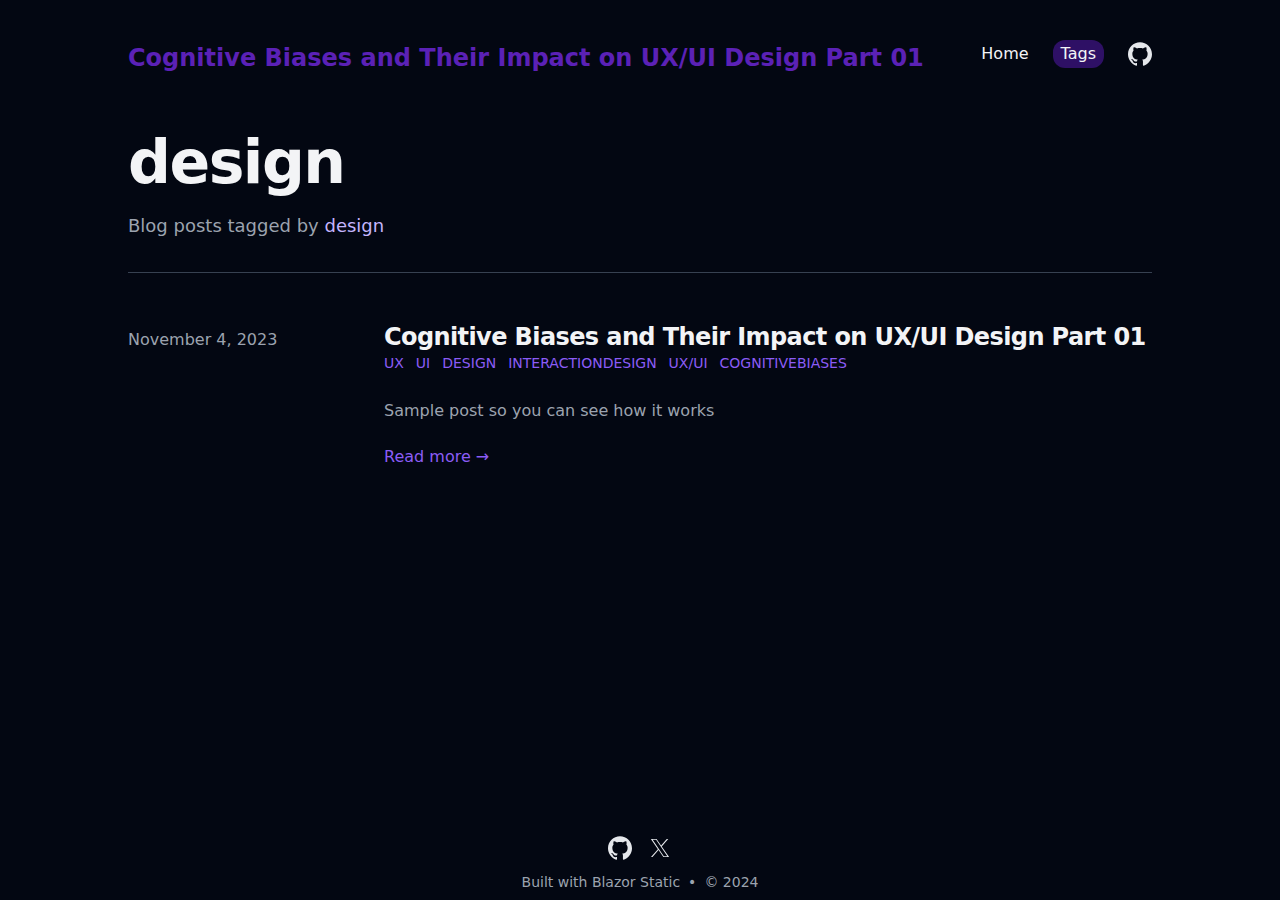
<file: tags/design.html>
<!DOCTYPE html>
<html lang="en"><head><meta charset="utf-8">
    <meta name="viewport" content="width=device-width, initial-scale=1.0">
    <base href="/">
    <link rel="stylesheet" href="app.min.css">
    </head>

<body class="bg-gray-950 font-sans text-gray-200"><div class="mx-auto max-w-3xl px-4 sm:px-6 xl:max-w-5xl xl:px-0 "><div class="flex h-screen flex-col justify-between"><header class="flex items-center justify-between py-10"><div><a href><div class="flex items-center justify-between"><div class=" h-6 text-2xl font-semibold sm:block text-primary-800">Cognitive Biases and Their Impact on UX/UI Design Part 01</div></div></a></div>
    <div class="flex items-center space-x-4 leading-5 sm:space-x-6"><a href="" class="hidden font-medium text-gray-100 sm:block">Home 
                            </a><a href="tags" class="hidden font-medium text-gray-100 sm:block bg-primary-950 px-2 py-1 rounded-xl" aria-current="page">Tags 
                            </a><a href="https://github.com/valemorra/valemorra.github.io" class="hidden font-medium text-gray-100 sm:block"> 
                            <svg xmlns="http://www.w3.org/2000/svg" viewBox="0 0 24 24" class="hover:text-primary-400 h-6 w-6 fill-current text-gray-200"><path d="M12 .297c-6.63 0-12 5.373-12 12 0 5.303 3.438 9.8 8.205 11.385.6.113.82-.258.82-.577 0-.285-.01-1.04-.015-2.04-3.338.724-4.042-1.61-4.042-1.61C4.422 18.07 3.633 17.7 3.633 17.7c-1.087-.744.084-.729.084-.729 1.205.084 1.838 1.236 1.838 1.236 1.07 1.835 2.809 1.305 3.495.998.108-.776.417-1.305.76-1.605-2.665-.3-5.466-1.332-5.466-5.93 0-1.31.465-2.38 1.235-3.22-.135-.303-.54-1.523.105-3.176 0 0 1.005-.322 3.3 1.23.96-.267 1.98-.399 3-.405 1.02.006 2.04.138 3 .405 2.28-1.552 3.285-1.23 3.285-1.23.645 1.653.24 2.873.12 3.176.765.84 1.23 1.91 1.23 3.22 0 4.61-2.805 5.625-5.475 5.92.42.36.81 1.096.81 2.22 0 1.606-.015 2.896-.015 3.286 0 .315.21.69.825.57C20.565 22.092 24 17.592 24 12.297c0-6.627-5.373-12-12-12"></path></svg></a><button id="toggle-button" aria-label="Toggle Menu" class="sm:hidden"><svg xmlns="http://www.w3.org/2000/svg" viewBox="0 0 20 20" fill="currentColor" class="h-8 w-8 text-gray-100"><path fill-rule="evenodd" d="M3 5a1 1 0 011-1h12a1 1 0 110 2H4a1 1 0 01-1-1zM3 10a1 1 0 011-1h12a1 1 0 110 2H4a1 1 0 01-1-1zM3 15a1 1 0 011-1h12a1 1 0 110 2H4a1 1 0 01-1-1z" clip-rule="evenodd"></path></svg></button>
        <div id="mobile-menu" class="fixed left-0 top-0 z-10 h-full w-full translate-x-full transform   duration-300 ease-in-out bg-gray-950 opacity-[0.98]"><div class="flex justify-end"><button id="close-mobile-menu-button" class="mr-8 mt-11 h-8 w-8" aria-label="Toggle Menu"><svg xmlns="http://www.w3.org/2000/svg" viewBox="0 0 20 20" fill="currentColor" class="text-gray-100"><path fill-rule="evenodd" d="M4.293 4.293a1 1 0 011.414 0L10 8.586l4.293-4.293a1 1 0 111.414 1.414L11.414 10l4.293 4.293a1 1 0 01-1.414 1.414L10 11.414l-4.293 4.293a1 1 0 01-1.414-1.414L8.586 10 4.293 5.707a1 1 0 010-1.414z" clip-rule="evenodd"></path></svg></button></div>
            <nav class="fixed mt-8 h-full"><div class="px-12 py-4"><a href="" class="text-2xl font-bold tracking-widest text-gray-100">Home
                            </a></div><div class="px-12 py-4"><a href="tags" class="text-2xl font-bold tracking-widest text-gray-100 underline" aria-current="page">Tags
                            </a></div><div class="px-12 py-4"><a href="https://github.com/valemorra/valemorra.github.io" class="text-2xl font-bold tracking-widest text-gray-100">
                            <svg xmlns="http://www.w3.org/2000/svg" viewBox="0 0 24 24" class="hover:text-primary-400 h-6 w-6 fill-current text-gray-200"><path d="M12 .297c-6.63 0-12 5.373-12 12 0 5.303 3.438 9.8 8.205 11.385.6.113.82-.258.82-.577 0-.285-.01-1.04-.015-2.04-3.338.724-4.042-1.61-4.042-1.61C4.422 18.07 3.633 17.7 3.633 17.7c-1.087-.744.084-.729.084-.729 1.205.084 1.838 1.236 1.838 1.236 1.07 1.835 2.809 1.305 3.495.998.108-.776.417-1.305.76-1.605-2.665-.3-5.466-1.332-5.466-5.93 0-1.31.465-2.38 1.235-3.22-.135-.303-.54-1.523.105-3.176 0 0 1.005-.322 3.3 1.23.96-.267 1.98-.399 3-.405 1.02.006 2.04.138 3 .405 2.28-1.552 3.285-1.23 3.285-1.23.645 1.653.24 2.873.12 3.176.765.84 1.23 1.91 1.23 3.22 0 4.61-2.805 5.625-5.475 5.92.42.36.81 1.096.81 2.22 0 1.606-.015 2.896-.015 3.286 0 .315.21.69.825.57C20.565 22.092 24 17.592 24 12.297c0-6.627-5.373-12-12-12"></path></svg></a></div></nav></div></div></header>
<script>
//👎 but what can I do? It's a static html. I can't use C# here.
 const toggleMobileMenu = () => document.querySelector('#mobile-menu').classList.toggle('translate-x-full');
 
 document.querySelector('#toggle-button').addEventListener('click', toggleMobileMenu);
 document.querySelector('#close-mobile-menu-button').addEventListener('click', toggleMobileMenu);
</script>

        <main class="mb-auto"><div class="divide-y divide-gray-700"><div class="space-y-2 pb-8 pt-6 md:space-y-5"><h1 class="font-sans md:leading-14 text-3xl font-extrabold leading-9 tracking-tight text-gray-100 sm:text-4xl sm:leading-10 md:text-6xl">design</h1>
        <p class="text-lg leading-7 text-gray-400">Blog posts tagged by 
            <span class="text-primary-300">design</span></p></div>
<ul class="divide-y   divide-gray-700"><li class="py-12"><article><div class="space-y-2 xl:grid xl:grid-cols-4 xl:items-baseline xl:space-y-0"><dl><dt class="sr-only">Published on</dt>
                            <dd class="text-base font-medium leading-6 text-gray-400"><time datetime="2023-11-04T00:00:00.000">November 4, 2023</time></dd></dl>
                        <div class="space-y-5 xl:col-span-3"><div class="space-y-6"><div><h2 class="text-2xl font-bold leading-8 tracking-tight"><a class="text-gray-100" href="blog/first-post">Cognitive Biases and Their Impact on UX/UI Design Part 01</a></h2>
                                    <div class="flex flex-wrap"><a class="text-primary-500 hover:text-primary-400 mr-3 text-sm font-medium uppercase" href="tags/UX">UX</a><a class="text-primary-500 hover:text-primary-400 mr-3 text-sm font-medium uppercase" href="tags/UI">UI</a><a class="text-primary-500 hover:text-primary-400 mr-3 text-sm font-medium uppercase" href="tags/design">design</a><a class="text-primary-500 hover:text-primary-400 mr-3 text-sm font-medium uppercase" href="tags/interactiondesign">interactiondesign</a><a class="text-primary-500 hover:text-primary-400 mr-3 text-sm font-medium uppercase" href="tags/UX/UI">UX/UI</a><a class="text-primary-500 hover:text-primary-400 mr-3 text-sm font-medium uppercase" href="tags/cognitivebiases">cognitivebiases</a></div></div>
                                <div class="prose max-w-none text-gray-400">Sample post so you can see how it works</div></div>
                            <div class="text-base font-medium leading-6"><a class="text-primary-500 hover:text-primary-400" aria-label="Read &quot;Sample post so you can see how it works&quot;" href="blog/first-post">Read more →</a></div></div></div></article></li></ul></div></main>

        <footer><div class="mt-16 flex flex-col items-center"><div class="mb-3 flex space-x-4"><a class="text-sm text-gray-500 transition hover:text-gray-600" target="_blank" rel="noopener noreferrer" href="https://github.com/valemorra/valemorra.github.io"><span class="sr-only">github</span>
                        <svg xmlns="http://www.w3.org/2000/svg" viewBox="0 0 24 24" class="hover:text-primary-400 h-6 w-6 fill-current text-gray-200"><path d="M12 .297c-6.63 0-12 5.373-12 12 0 5.303 3.438 9.8 8.205 11.385.6.113.82-.258.82-.577 0-.285-.01-1.04-.015-2.04-3.338.724-4.042-1.61-4.042-1.61C4.422 18.07 3.633 17.7 3.633 17.7c-1.087-.744.084-.729.084-.729 1.205.084 1.838 1.236 1.838 1.236 1.07 1.835 2.809 1.305 3.495.998.108-.776.417-1.305.76-1.605-2.665-.3-5.466-1.332-5.466-5.93 0-1.31.465-2.38 1.235-3.22-.135-.303-.54-1.523.105-3.176 0 0 1.005-.322 3.3 1.23.96-.267 1.98-.399 3-.405 1.02.006 2.04.138 3 .405 2.28-1.552 3.285-1.23 3.285-1.23.645 1.653.24 2.873.12 3.176.765.84 1.23 1.91 1.23 3.22 0 4.61-2.805 5.625-5.475 5.92.42.36.81 1.096.81 2.22 0 1.606-.015 2.896-.015 3.286 0 .315.21.69.825.57C20.565 22.092 24 17.592 24 12.297c0-6.627-5.373-12-12-12"></path></svg></a>
                    <a class="text-sm text-gray-500 transition hover:text-gray-600" target="_blank" rel="noopener noreferrer" href="https://www.linkedin.com/in/valeria-morra-02684b16b/"><span class="sr-only">x</span>
                        <svg xmlns="http://www.w3.org/2000/svg" viewBox="0 0 50 50" class="hover:text-primary-400 h-6 w-6 fill-current text-gray-200"><path d="M 5.9199219 6 L 20.582031 27.375 L 6.2304688 44 L 9.4101562 44 L 21.986328 29.421875 L 31.986328 44 L 44 44 L 28.681641 21.669922 L 42.199219 6 L 39.029297 6 L 27.275391 19.617188 L 17.933594 6 L 5.9199219 6 z M 9.7167969 8 L 16.880859 8 L 40.203125 42 L 33.039062 42 L 9.7167969 8 z"></path></svg></a></div>
                <div class="mb-2 flex space-x-2 text-sm text-gray-400"><a target="_blank" rel="noopener noreferrer" href="https://github.com/tesar-tech/blazorStatic"> Built with Blazor Static</a>
                    <div>•</div>
                    <div>© 2024</div></div></div></footer></div></div>
        </body></html>
</file>
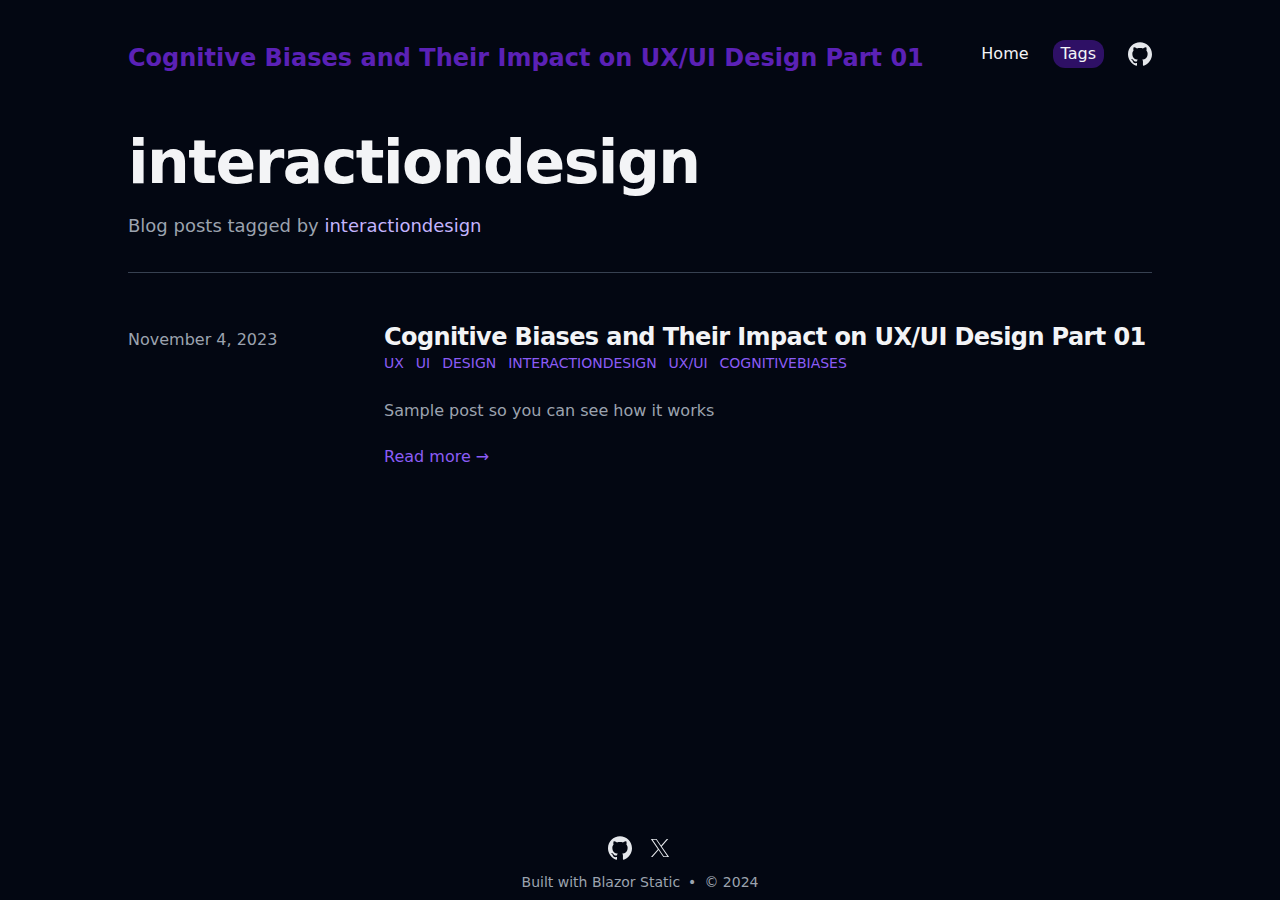
<file: tags/interactiondesign.html>
<!DOCTYPE html>
<html lang="en"><head><meta charset="utf-8">
    <meta name="viewport" content="width=device-width, initial-scale=1.0">
    <base href="/">
    <link rel="stylesheet" href="app.min.css">
    </head>

<body class="bg-gray-950 font-sans text-gray-200"><div class="mx-auto max-w-3xl px-4 sm:px-6 xl:max-w-5xl xl:px-0 "><div class="flex h-screen flex-col justify-between"><header class="flex items-center justify-between py-10"><div><a href><div class="flex items-center justify-between"><div class=" h-6 text-2xl font-semibold sm:block text-primary-800">Cognitive Biases and Their Impact on UX/UI Design Part 01</div></div></a></div>
    <div class="flex items-center space-x-4 leading-5 sm:space-x-6"><a href="" class="hidden font-medium text-gray-100 sm:block">Home 
                            </a><a href="tags" class="hidden font-medium text-gray-100 sm:block bg-primary-950 px-2 py-1 rounded-xl" aria-current="page">Tags 
                            </a><a href="https://github.com/valemorra/valemorra.github.io" class="hidden font-medium text-gray-100 sm:block"> 
                            <svg xmlns="http://www.w3.org/2000/svg" viewBox="0 0 24 24" class="hover:text-primary-400 h-6 w-6 fill-current text-gray-200"><path d="M12 .297c-6.63 0-12 5.373-12 12 0 5.303 3.438 9.8 8.205 11.385.6.113.82-.258.82-.577 0-.285-.01-1.04-.015-2.04-3.338.724-4.042-1.61-4.042-1.61C4.422 18.07 3.633 17.7 3.633 17.7c-1.087-.744.084-.729.084-.729 1.205.084 1.838 1.236 1.838 1.236 1.07 1.835 2.809 1.305 3.495.998.108-.776.417-1.305.76-1.605-2.665-.3-5.466-1.332-5.466-5.93 0-1.31.465-2.38 1.235-3.22-.135-.303-.54-1.523.105-3.176 0 0 1.005-.322 3.3 1.23.96-.267 1.98-.399 3-.405 1.02.006 2.04.138 3 .405 2.28-1.552 3.285-1.23 3.285-1.23.645 1.653.24 2.873.12 3.176.765.84 1.23 1.91 1.23 3.22 0 4.61-2.805 5.625-5.475 5.92.42.36.81 1.096.81 2.22 0 1.606-.015 2.896-.015 3.286 0 .315.21.69.825.57C20.565 22.092 24 17.592 24 12.297c0-6.627-5.373-12-12-12"></path></svg></a><button id="toggle-button" aria-label="Toggle Menu" class="sm:hidden"><svg xmlns="http://www.w3.org/2000/svg" viewBox="0 0 20 20" fill="currentColor" class="h-8 w-8 text-gray-100"><path fill-rule="evenodd" d="M3 5a1 1 0 011-1h12a1 1 0 110 2H4a1 1 0 01-1-1zM3 10a1 1 0 011-1h12a1 1 0 110 2H4a1 1 0 01-1-1zM3 15a1 1 0 011-1h12a1 1 0 110 2H4a1 1 0 01-1-1z" clip-rule="evenodd"></path></svg></button>
        <div id="mobile-menu" class="fixed left-0 top-0 z-10 h-full w-full translate-x-full transform   duration-300 ease-in-out bg-gray-950 opacity-[0.98]"><div class="flex justify-end"><button id="close-mobile-menu-button" class="mr-8 mt-11 h-8 w-8" aria-label="Toggle Menu"><svg xmlns="http://www.w3.org/2000/svg" viewBox="0 0 20 20" fill="currentColor" class="text-gray-100"><path fill-rule="evenodd" d="M4.293 4.293a1 1 0 011.414 0L10 8.586l4.293-4.293a1 1 0 111.414 1.414L11.414 10l4.293 4.293a1 1 0 01-1.414 1.414L10 11.414l-4.293 4.293a1 1 0 01-1.414-1.414L8.586 10 4.293 5.707a1 1 0 010-1.414z" clip-rule="evenodd"></path></svg></button></div>
            <nav class="fixed mt-8 h-full"><div class="px-12 py-4"><a href="" class="text-2xl font-bold tracking-widest text-gray-100">Home
                            </a></div><div class="px-12 py-4"><a href="tags" class="text-2xl font-bold tracking-widest text-gray-100 underline" aria-current="page">Tags
                            </a></div><div class="px-12 py-4"><a href="https://github.com/valemorra/valemorra.github.io" class="text-2xl font-bold tracking-widest text-gray-100">
                            <svg xmlns="http://www.w3.org/2000/svg" viewBox="0 0 24 24" class="hover:text-primary-400 h-6 w-6 fill-current text-gray-200"><path d="M12 .297c-6.63 0-12 5.373-12 12 0 5.303 3.438 9.8 8.205 11.385.6.113.82-.258.82-.577 0-.285-.01-1.04-.015-2.04-3.338.724-4.042-1.61-4.042-1.61C4.422 18.07 3.633 17.7 3.633 17.7c-1.087-.744.084-.729.084-.729 1.205.084 1.838 1.236 1.838 1.236 1.07 1.835 2.809 1.305 3.495.998.108-.776.417-1.305.76-1.605-2.665-.3-5.466-1.332-5.466-5.93 0-1.31.465-2.38 1.235-3.22-.135-.303-.54-1.523.105-3.176 0 0 1.005-.322 3.3 1.23.96-.267 1.98-.399 3-.405 1.02.006 2.04.138 3 .405 2.28-1.552 3.285-1.23 3.285-1.23.645 1.653.24 2.873.12 3.176.765.84 1.23 1.91 1.23 3.22 0 4.61-2.805 5.625-5.475 5.92.42.36.81 1.096.81 2.22 0 1.606-.015 2.896-.015 3.286 0 .315.21.69.825.57C20.565 22.092 24 17.592 24 12.297c0-6.627-5.373-12-12-12"></path></svg></a></div></nav></div></div></header>
<script>
//👎 but what can I do? It's a static html. I can't use C# here.
 const toggleMobileMenu = () => document.querySelector('#mobile-menu').classList.toggle('translate-x-full');
 
 document.querySelector('#toggle-button').addEventListener('click', toggleMobileMenu);
 document.querySelector('#close-mobile-menu-button').addEventListener('click', toggleMobileMenu);
</script>

        <main class="mb-auto"><div class="divide-y divide-gray-700"><div class="space-y-2 pb-8 pt-6 md:space-y-5"><h1 class="font-sans md:leading-14 text-3xl font-extrabold leading-9 tracking-tight text-gray-100 sm:text-4xl sm:leading-10 md:text-6xl">interactiondesign</h1>
        <p class="text-lg leading-7 text-gray-400">Blog posts tagged by 
            <span class="text-primary-300">interactiondesign</span></p></div>
<ul class="divide-y   divide-gray-700"><li class="py-12"><article><div class="space-y-2 xl:grid xl:grid-cols-4 xl:items-baseline xl:space-y-0"><dl><dt class="sr-only">Published on</dt>
                            <dd class="text-base font-medium leading-6 text-gray-400"><time datetime="2023-11-04T00:00:00.000">November 4, 2023</time></dd></dl>
                        <div class="space-y-5 xl:col-span-3"><div class="space-y-6"><div><h2 class="text-2xl font-bold leading-8 tracking-tight"><a class="text-gray-100" href="blog/first-post">Cognitive Biases and Their Impact on UX/UI Design Part 01</a></h2>
                                    <div class="flex flex-wrap"><a class="text-primary-500 hover:text-primary-400 mr-3 text-sm font-medium uppercase" href="tags/UX">UX</a><a class="text-primary-500 hover:text-primary-400 mr-3 text-sm font-medium uppercase" href="tags/UI">UI</a><a class="text-primary-500 hover:text-primary-400 mr-3 text-sm font-medium uppercase" href="tags/design">design</a><a class="text-primary-500 hover:text-primary-400 mr-3 text-sm font-medium uppercase" href="tags/interactiondesign">interactiondesign</a><a class="text-primary-500 hover:text-primary-400 mr-3 text-sm font-medium uppercase" href="tags/UX/UI">UX/UI</a><a class="text-primary-500 hover:text-primary-400 mr-3 text-sm font-medium uppercase" href="tags/cognitivebiases">cognitivebiases</a></div></div>
                                <div class="prose max-w-none text-gray-400">Sample post so you can see how it works</div></div>
                            <div class="text-base font-medium leading-6"><a class="text-primary-500 hover:text-primary-400" aria-label="Read &quot;Sample post so you can see how it works&quot;" href="blog/first-post">Read more →</a></div></div></div></article></li></ul></div></main>

        <footer><div class="mt-16 flex flex-col items-center"><div class="mb-3 flex space-x-4"><a class="text-sm text-gray-500 transition hover:text-gray-600" target="_blank" rel="noopener noreferrer" href="https://github.com/valemorra/valemorra.github.io"><span class="sr-only">github</span>
                        <svg xmlns="http://www.w3.org/2000/svg" viewBox="0 0 24 24" class="hover:text-primary-400 h-6 w-6 fill-current text-gray-200"><path d="M12 .297c-6.63 0-12 5.373-12 12 0 5.303 3.438 9.8 8.205 11.385.6.113.82-.258.82-.577 0-.285-.01-1.04-.015-2.04-3.338.724-4.042-1.61-4.042-1.61C4.422 18.07 3.633 17.7 3.633 17.7c-1.087-.744.084-.729.084-.729 1.205.084 1.838 1.236 1.838 1.236 1.07 1.835 2.809 1.305 3.495.998.108-.776.417-1.305.76-1.605-2.665-.3-5.466-1.332-5.466-5.93 0-1.31.465-2.38 1.235-3.22-.135-.303-.54-1.523.105-3.176 0 0 1.005-.322 3.3 1.23.96-.267 1.98-.399 3-.405 1.02.006 2.04.138 3 .405 2.28-1.552 3.285-1.23 3.285-1.23.645 1.653.24 2.873.12 3.176.765.84 1.23 1.91 1.23 3.22 0 4.61-2.805 5.625-5.475 5.92.42.36.81 1.096.81 2.22 0 1.606-.015 2.896-.015 3.286 0 .315.21.69.825.57C20.565 22.092 24 17.592 24 12.297c0-6.627-5.373-12-12-12"></path></svg></a>
                    <a class="text-sm text-gray-500 transition hover:text-gray-600" target="_blank" rel="noopener noreferrer" href="https://www.linkedin.com/in/valeria-morra-02684b16b/"><span class="sr-only">x</span>
                        <svg xmlns="http://www.w3.org/2000/svg" viewBox="0 0 50 50" class="hover:text-primary-400 h-6 w-6 fill-current text-gray-200"><path d="M 5.9199219 6 L 20.582031 27.375 L 6.2304688 44 L 9.4101562 44 L 21.986328 29.421875 L 31.986328 44 L 44 44 L 28.681641 21.669922 L 42.199219 6 L 39.029297 6 L 27.275391 19.617188 L 17.933594 6 L 5.9199219 6 z M 9.7167969 8 L 16.880859 8 L 40.203125 42 L 33.039062 42 L 9.7167969 8 z"></path></svg></a></div>
                <div class="mb-2 flex space-x-2 text-sm text-gray-400"><a target="_blank" rel="noopener noreferrer" href="https://github.com/tesar-tech/blazorStatic"> Built with Blazor Static</a>
                    <div>•</div>
                    <div>© 2024</div></div></div></footer></div></div>
        </body></html>
</file>
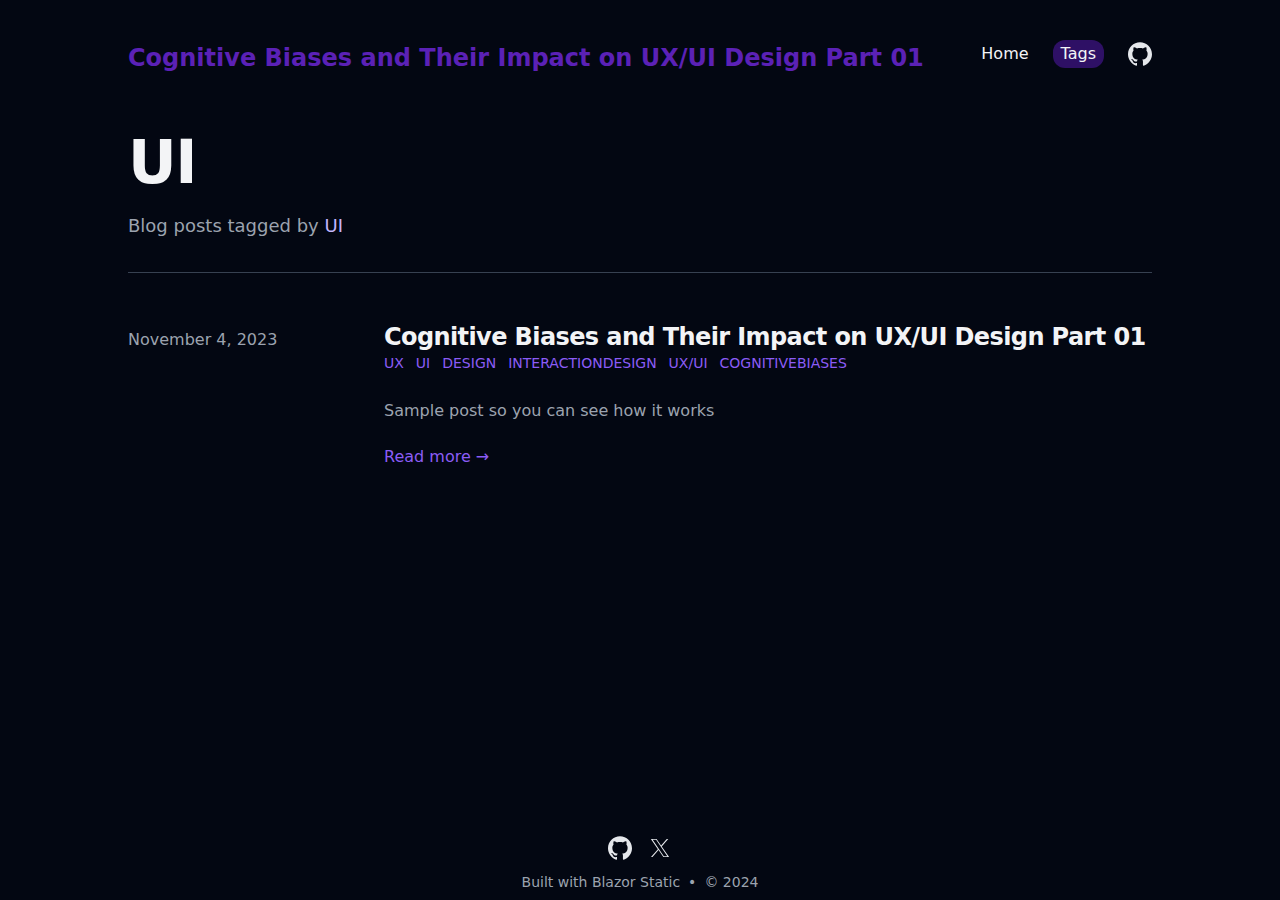
<file: tags/UI.html>
<!DOCTYPE html>
<html lang="en"><head><meta charset="utf-8">
    <meta name="viewport" content="width=device-width, initial-scale=1.0">
    <base href="/">
    <link rel="stylesheet" href="app.min.css">
    </head>

<body class="bg-gray-950 font-sans text-gray-200"><div class="mx-auto max-w-3xl px-4 sm:px-6 xl:max-w-5xl xl:px-0 "><div class="flex h-screen flex-col justify-between"><header class="flex items-center justify-between py-10"><div><a href><div class="flex items-center justify-between"><div class=" h-6 text-2xl font-semibold sm:block text-primary-800">Cognitive Biases and Their Impact on UX/UI Design Part 01</div></div></a></div>
    <div class="flex items-center space-x-4 leading-5 sm:space-x-6"><a href="" class="hidden font-medium text-gray-100 sm:block">Home 
                            </a><a href="tags" class="hidden font-medium text-gray-100 sm:block bg-primary-950 px-2 py-1 rounded-xl" aria-current="page">Tags 
                            </a><a href="https://github.com/valemorra/valemorra.github.io" class="hidden font-medium text-gray-100 sm:block"> 
                            <svg xmlns="http://www.w3.org/2000/svg" viewBox="0 0 24 24" class="hover:text-primary-400 h-6 w-6 fill-current text-gray-200"><path d="M12 .297c-6.63 0-12 5.373-12 12 0 5.303 3.438 9.8 8.205 11.385.6.113.82-.258.82-.577 0-.285-.01-1.04-.015-2.04-3.338.724-4.042-1.61-4.042-1.61C4.422 18.07 3.633 17.7 3.633 17.7c-1.087-.744.084-.729.084-.729 1.205.084 1.838 1.236 1.838 1.236 1.07 1.835 2.809 1.305 3.495.998.108-.776.417-1.305.76-1.605-2.665-.3-5.466-1.332-5.466-5.93 0-1.31.465-2.38 1.235-3.22-.135-.303-.54-1.523.105-3.176 0 0 1.005-.322 3.3 1.23.96-.267 1.98-.399 3-.405 1.02.006 2.04.138 3 .405 2.28-1.552 3.285-1.23 3.285-1.23.645 1.653.24 2.873.12 3.176.765.84 1.23 1.91 1.23 3.22 0 4.61-2.805 5.625-5.475 5.92.42.36.81 1.096.81 2.22 0 1.606-.015 2.896-.015 3.286 0 .315.21.69.825.57C20.565 22.092 24 17.592 24 12.297c0-6.627-5.373-12-12-12"></path></svg></a><button id="toggle-button" aria-label="Toggle Menu" class="sm:hidden"><svg xmlns="http://www.w3.org/2000/svg" viewBox="0 0 20 20" fill="currentColor" class="h-8 w-8 text-gray-100"><path fill-rule="evenodd" d="M3 5a1 1 0 011-1h12a1 1 0 110 2H4a1 1 0 01-1-1zM3 10a1 1 0 011-1h12a1 1 0 110 2H4a1 1 0 01-1-1zM3 15a1 1 0 011-1h12a1 1 0 110 2H4a1 1 0 01-1-1z" clip-rule="evenodd"></path></svg></button>
        <div id="mobile-menu" class="fixed left-0 top-0 z-10 h-full w-full translate-x-full transform   duration-300 ease-in-out bg-gray-950 opacity-[0.98]"><div class="flex justify-end"><button id="close-mobile-menu-button" class="mr-8 mt-11 h-8 w-8" aria-label="Toggle Menu"><svg xmlns="http://www.w3.org/2000/svg" viewBox="0 0 20 20" fill="currentColor" class="text-gray-100"><path fill-rule="evenodd" d="M4.293 4.293a1 1 0 011.414 0L10 8.586l4.293-4.293a1 1 0 111.414 1.414L11.414 10l4.293 4.293a1 1 0 01-1.414 1.414L10 11.414l-4.293 4.293a1 1 0 01-1.414-1.414L8.586 10 4.293 5.707a1 1 0 010-1.414z" clip-rule="evenodd"></path></svg></button></div>
            <nav class="fixed mt-8 h-full"><div class="px-12 py-4"><a href="" class="text-2xl font-bold tracking-widest text-gray-100">Home
                            </a></div><div class="px-12 py-4"><a href="tags" class="text-2xl font-bold tracking-widest text-gray-100 underline" aria-current="page">Tags
                            </a></div><div class="px-12 py-4"><a href="https://github.com/valemorra/valemorra.github.io" class="text-2xl font-bold tracking-widest text-gray-100">
                            <svg xmlns="http://www.w3.org/2000/svg" viewBox="0 0 24 24" class="hover:text-primary-400 h-6 w-6 fill-current text-gray-200"><path d="M12 .297c-6.63 0-12 5.373-12 12 0 5.303 3.438 9.8 8.205 11.385.6.113.82-.258.82-.577 0-.285-.01-1.04-.015-2.04-3.338.724-4.042-1.61-4.042-1.61C4.422 18.07 3.633 17.7 3.633 17.7c-1.087-.744.084-.729.084-.729 1.205.084 1.838 1.236 1.838 1.236 1.07 1.835 2.809 1.305 3.495.998.108-.776.417-1.305.76-1.605-2.665-.3-5.466-1.332-5.466-5.93 0-1.31.465-2.38 1.235-3.22-.135-.303-.54-1.523.105-3.176 0 0 1.005-.322 3.3 1.23.96-.267 1.98-.399 3-.405 1.02.006 2.04.138 3 .405 2.28-1.552 3.285-1.23 3.285-1.23.645 1.653.24 2.873.12 3.176.765.84 1.23 1.91 1.23 3.22 0 4.61-2.805 5.625-5.475 5.92.42.36.81 1.096.81 2.22 0 1.606-.015 2.896-.015 3.286 0 .315.21.69.825.57C20.565 22.092 24 17.592 24 12.297c0-6.627-5.373-12-12-12"></path></svg></a></div></nav></div></div></header>
<script>
//👎 but what can I do? It's a static html. I can't use C# here.
 const toggleMobileMenu = () => document.querySelector('#mobile-menu').classList.toggle('translate-x-full');
 
 document.querySelector('#toggle-button').addEventListener('click', toggleMobileMenu);
 document.querySelector('#close-mobile-menu-button').addEventListener('click', toggleMobileMenu);
</script>

        <main class="mb-auto"><div class="divide-y divide-gray-700"><div class="space-y-2 pb-8 pt-6 md:space-y-5"><h1 class="font-sans md:leading-14 text-3xl font-extrabold leading-9 tracking-tight text-gray-100 sm:text-4xl sm:leading-10 md:text-6xl">UI</h1>
        <p class="text-lg leading-7 text-gray-400">Blog posts tagged by 
            <span class="text-primary-300">UI</span></p></div>
<ul class="divide-y   divide-gray-700"><li class="py-12"><article><div class="space-y-2 xl:grid xl:grid-cols-4 xl:items-baseline xl:space-y-0"><dl><dt class="sr-only">Published on</dt>
                            <dd class="text-base font-medium leading-6 text-gray-400"><time datetime="2023-11-04T00:00:00.000">November 4, 2023</time></dd></dl>
                        <div class="space-y-5 xl:col-span-3"><div class="space-y-6"><div><h2 class="text-2xl font-bold leading-8 tracking-tight"><a class="text-gray-100" href="blog/first-post">Cognitive Biases and Their Impact on UX/UI Design Part 01</a></h2>
                                    <div class="flex flex-wrap"><a class="text-primary-500 hover:text-primary-400 mr-3 text-sm font-medium uppercase" href="tags/UX">UX</a><a class="text-primary-500 hover:text-primary-400 mr-3 text-sm font-medium uppercase" href="tags/UI">UI</a><a class="text-primary-500 hover:text-primary-400 mr-3 text-sm font-medium uppercase" href="tags/design">design</a><a class="text-primary-500 hover:text-primary-400 mr-3 text-sm font-medium uppercase" href="tags/interactiondesign">interactiondesign</a><a class="text-primary-500 hover:text-primary-400 mr-3 text-sm font-medium uppercase" href="tags/UX/UI">UX/UI</a><a class="text-primary-500 hover:text-primary-400 mr-3 text-sm font-medium uppercase" href="tags/cognitivebiases">cognitivebiases</a></div></div>
                                <div class="prose max-w-none text-gray-400">Sample post so you can see how it works</div></div>
                            <div class="text-base font-medium leading-6"><a class="text-primary-500 hover:text-primary-400" aria-label="Read &quot;Sample post so you can see how it works&quot;" href="blog/first-post">Read more →</a></div></div></div></article></li></ul></div></main>

        <footer><div class="mt-16 flex flex-col items-center"><div class="mb-3 flex space-x-4"><a class="text-sm text-gray-500 transition hover:text-gray-600" target="_blank" rel="noopener noreferrer" href="https://github.com/valemorra/valemorra.github.io"><span class="sr-only">github</span>
                        <svg xmlns="http://www.w3.org/2000/svg" viewBox="0 0 24 24" class="hover:text-primary-400 h-6 w-6 fill-current text-gray-200"><path d="M12 .297c-6.63 0-12 5.373-12 12 0 5.303 3.438 9.8 8.205 11.385.6.113.82-.258.82-.577 0-.285-.01-1.04-.015-2.04-3.338.724-4.042-1.61-4.042-1.61C4.422 18.07 3.633 17.7 3.633 17.7c-1.087-.744.084-.729.084-.729 1.205.084 1.838 1.236 1.838 1.236 1.07 1.835 2.809 1.305 3.495.998.108-.776.417-1.305.76-1.605-2.665-.3-5.466-1.332-5.466-5.93 0-1.31.465-2.38 1.235-3.22-.135-.303-.54-1.523.105-3.176 0 0 1.005-.322 3.3 1.23.96-.267 1.98-.399 3-.405 1.02.006 2.04.138 3 .405 2.28-1.552 3.285-1.23 3.285-1.23.645 1.653.24 2.873.12 3.176.765.84 1.23 1.91 1.23 3.22 0 4.61-2.805 5.625-5.475 5.92.42.36.81 1.096.81 2.22 0 1.606-.015 2.896-.015 3.286 0 .315.21.69.825.57C20.565 22.092 24 17.592 24 12.297c0-6.627-5.373-12-12-12"></path></svg></a>
                    <a class="text-sm text-gray-500 transition hover:text-gray-600" target="_blank" rel="noopener noreferrer" href="https://www.linkedin.com/in/valeria-morra-02684b16b/"><span class="sr-only">x</span>
                        <svg xmlns="http://www.w3.org/2000/svg" viewBox="0 0 50 50" class="hover:text-primary-400 h-6 w-6 fill-current text-gray-200"><path d="M 5.9199219 6 L 20.582031 27.375 L 6.2304688 44 L 9.4101562 44 L 21.986328 29.421875 L 31.986328 44 L 44 44 L 28.681641 21.669922 L 42.199219 6 L 39.029297 6 L 27.275391 19.617188 L 17.933594 6 L 5.9199219 6 z M 9.7167969 8 L 16.880859 8 L 40.203125 42 L 33.039062 42 L 9.7167969 8 z"></path></svg></a></div>
                <div class="mb-2 flex space-x-2 text-sm text-gray-400"><a target="_blank" rel="noopener noreferrer" href="https://github.com/tesar-tech/blazorStatic"> Built with Blazor Static</a>
                    <div>•</div>
                    <div>© 2024</div></div></div></footer></div></div>
        </body></html>
</file>
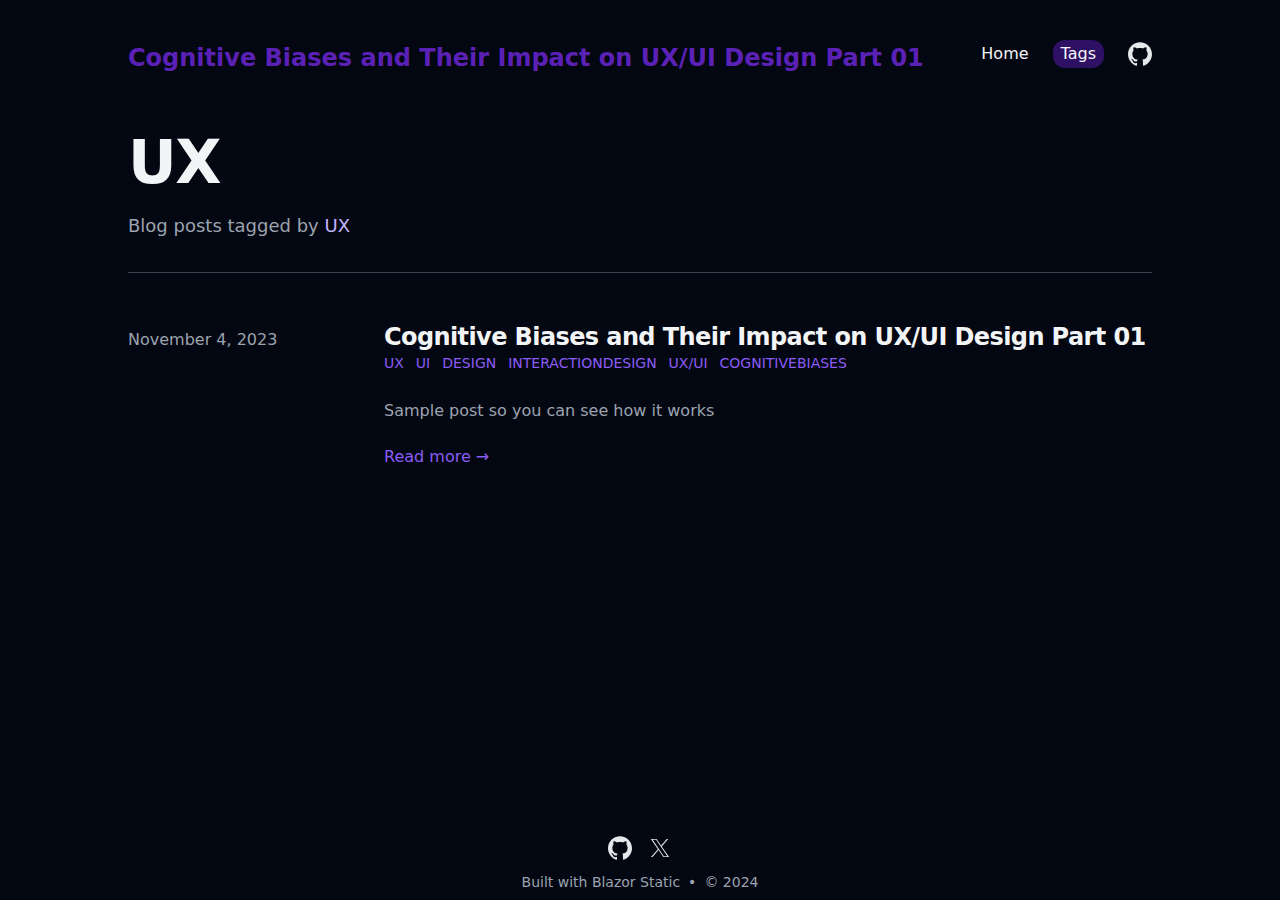
<file: tags/UX.html>
<!DOCTYPE html>
<html lang="en"><head><meta charset="utf-8">
    <meta name="viewport" content="width=device-width, initial-scale=1.0">
    <base href="/">
    <link rel="stylesheet" href="app.min.css">
    </head>

<body class="bg-gray-950 font-sans text-gray-200"><div class="mx-auto max-w-3xl px-4 sm:px-6 xl:max-w-5xl xl:px-0 "><div class="flex h-screen flex-col justify-between"><header class="flex items-center justify-between py-10"><div><a href><div class="flex items-center justify-between"><div class=" h-6 text-2xl font-semibold sm:block text-primary-800">Cognitive Biases and Their Impact on UX/UI Design Part 01</div></div></a></div>
    <div class="flex items-center space-x-4 leading-5 sm:space-x-6"><a href="" class="hidden font-medium text-gray-100 sm:block">Home 
                            </a><a href="tags" class="hidden font-medium text-gray-100 sm:block bg-primary-950 px-2 py-1 rounded-xl" aria-current="page">Tags 
                            </a><a href="https://github.com/valemorra/valemorra.github.io" class="hidden font-medium text-gray-100 sm:block"> 
                            <svg xmlns="http://www.w3.org/2000/svg" viewBox="0 0 24 24" class="hover:text-primary-400 h-6 w-6 fill-current text-gray-200"><path d="M12 .297c-6.63 0-12 5.373-12 12 0 5.303 3.438 9.8 8.205 11.385.6.113.82-.258.82-.577 0-.285-.01-1.04-.015-2.04-3.338.724-4.042-1.61-4.042-1.61C4.422 18.07 3.633 17.7 3.633 17.7c-1.087-.744.084-.729.084-.729 1.205.084 1.838 1.236 1.838 1.236 1.07 1.835 2.809 1.305 3.495.998.108-.776.417-1.305.76-1.605-2.665-.3-5.466-1.332-5.466-5.93 0-1.31.465-2.38 1.235-3.22-.135-.303-.54-1.523.105-3.176 0 0 1.005-.322 3.3 1.23.96-.267 1.98-.399 3-.405 1.02.006 2.04.138 3 .405 2.28-1.552 3.285-1.23 3.285-1.23.645 1.653.24 2.873.12 3.176.765.84 1.23 1.91 1.23 3.22 0 4.61-2.805 5.625-5.475 5.92.42.36.81 1.096.81 2.22 0 1.606-.015 2.896-.015 3.286 0 .315.21.69.825.57C20.565 22.092 24 17.592 24 12.297c0-6.627-5.373-12-12-12"></path></svg></a><button id="toggle-button" aria-label="Toggle Menu" class="sm:hidden"><svg xmlns="http://www.w3.org/2000/svg" viewBox="0 0 20 20" fill="currentColor" class="h-8 w-8 text-gray-100"><path fill-rule="evenodd" d="M3 5a1 1 0 011-1h12a1 1 0 110 2H4a1 1 0 01-1-1zM3 10a1 1 0 011-1h12a1 1 0 110 2H4a1 1 0 01-1-1zM3 15a1 1 0 011-1h12a1 1 0 110 2H4a1 1 0 01-1-1z" clip-rule="evenodd"></path></svg></button>
        <div id="mobile-menu" class="fixed left-0 top-0 z-10 h-full w-full translate-x-full transform   duration-300 ease-in-out bg-gray-950 opacity-[0.98]"><div class="flex justify-end"><button id="close-mobile-menu-button" class="mr-8 mt-11 h-8 w-8" aria-label="Toggle Menu"><svg xmlns="http://www.w3.org/2000/svg" viewBox="0 0 20 20" fill="currentColor" class="text-gray-100"><path fill-rule="evenodd" d="M4.293 4.293a1 1 0 011.414 0L10 8.586l4.293-4.293a1 1 0 111.414 1.414L11.414 10l4.293 4.293a1 1 0 01-1.414 1.414L10 11.414l-4.293 4.293a1 1 0 01-1.414-1.414L8.586 10 4.293 5.707a1 1 0 010-1.414z" clip-rule="evenodd"></path></svg></button></div>
            <nav class="fixed mt-8 h-full"><div class="px-12 py-4"><a href="" class="text-2xl font-bold tracking-widest text-gray-100">Home
                            </a></div><div class="px-12 py-4"><a href="tags" class="text-2xl font-bold tracking-widest text-gray-100 underline" aria-current="page">Tags
                            </a></div><div class="px-12 py-4"><a href="https://github.com/valemorra/valemorra.github.io" class="text-2xl font-bold tracking-widest text-gray-100">
                            <svg xmlns="http://www.w3.org/2000/svg" viewBox="0 0 24 24" class="hover:text-primary-400 h-6 w-6 fill-current text-gray-200"><path d="M12 .297c-6.63 0-12 5.373-12 12 0 5.303 3.438 9.8 8.205 11.385.6.113.82-.258.82-.577 0-.285-.01-1.04-.015-2.04-3.338.724-4.042-1.61-4.042-1.61C4.422 18.07 3.633 17.7 3.633 17.7c-1.087-.744.084-.729.084-.729 1.205.084 1.838 1.236 1.838 1.236 1.07 1.835 2.809 1.305 3.495.998.108-.776.417-1.305.76-1.605-2.665-.3-5.466-1.332-5.466-5.93 0-1.31.465-2.38 1.235-3.22-.135-.303-.54-1.523.105-3.176 0 0 1.005-.322 3.3 1.23.96-.267 1.98-.399 3-.405 1.02.006 2.04.138 3 .405 2.28-1.552 3.285-1.23 3.285-1.23.645 1.653.24 2.873.12 3.176.765.84 1.23 1.91 1.23 3.22 0 4.61-2.805 5.625-5.475 5.92.42.36.81 1.096.81 2.22 0 1.606-.015 2.896-.015 3.286 0 .315.21.69.825.57C20.565 22.092 24 17.592 24 12.297c0-6.627-5.373-12-12-12"></path></svg></a></div></nav></div></div></header>
<script>
//👎 but what can I do? It's a static html. I can't use C# here.
 const toggleMobileMenu = () => document.querySelector('#mobile-menu').classList.toggle('translate-x-full');
 
 document.querySelector('#toggle-button').addEventListener('click', toggleMobileMenu);
 document.querySelector('#close-mobile-menu-button').addEventListener('click', toggleMobileMenu);
</script>

        <main class="mb-auto"><div class="divide-y divide-gray-700"><div class="space-y-2 pb-8 pt-6 md:space-y-5"><h1 class="font-sans md:leading-14 text-3xl font-extrabold leading-9 tracking-tight text-gray-100 sm:text-4xl sm:leading-10 md:text-6xl">UX</h1>
        <p class="text-lg leading-7 text-gray-400">Blog posts tagged by 
            <span class="text-primary-300">UX</span></p></div>
<ul class="divide-y   divide-gray-700"><li class="py-12"><article><div class="space-y-2 xl:grid xl:grid-cols-4 xl:items-baseline xl:space-y-0"><dl><dt class="sr-only">Published on</dt>
                            <dd class="text-base font-medium leading-6 text-gray-400"><time datetime="2023-11-04T00:00:00.000">November 4, 2023</time></dd></dl>
                        <div class="space-y-5 xl:col-span-3"><div class="space-y-6"><div><h2 class="text-2xl font-bold leading-8 tracking-tight"><a class="text-gray-100" href="blog/first-post">Cognitive Biases and Their Impact on UX/UI Design Part 01</a></h2>
                                    <div class="flex flex-wrap"><a class="text-primary-500 hover:text-primary-400 mr-3 text-sm font-medium uppercase" href="tags/UX">UX</a><a class="text-primary-500 hover:text-primary-400 mr-3 text-sm font-medium uppercase" href="tags/UI">UI</a><a class="text-primary-500 hover:text-primary-400 mr-3 text-sm font-medium uppercase" href="tags/design">design</a><a class="text-primary-500 hover:text-primary-400 mr-3 text-sm font-medium uppercase" href="tags/interactiondesign">interactiondesign</a><a class="text-primary-500 hover:text-primary-400 mr-3 text-sm font-medium uppercase" href="tags/UX/UI">UX/UI</a><a class="text-primary-500 hover:text-primary-400 mr-3 text-sm font-medium uppercase" href="tags/cognitivebiases">cognitivebiases</a></div></div>
                                <div class="prose max-w-none text-gray-400">Sample post so you can see how it works</div></div>
                            <div class="text-base font-medium leading-6"><a class="text-primary-500 hover:text-primary-400" aria-label="Read &quot;Sample post so you can see how it works&quot;" href="blog/first-post">Read more →</a></div></div></div></article></li></ul></div></main>

        <footer><div class="mt-16 flex flex-col items-center"><div class="mb-3 flex space-x-4"><a class="text-sm text-gray-500 transition hover:text-gray-600" target="_blank" rel="noopener noreferrer" href="https://github.com/valemorra/valemorra.github.io"><span class="sr-only">github</span>
                        <svg xmlns="http://www.w3.org/2000/svg" viewBox="0 0 24 24" class="hover:text-primary-400 h-6 w-6 fill-current text-gray-200"><path d="M12 .297c-6.63 0-12 5.373-12 12 0 5.303 3.438 9.8 8.205 11.385.6.113.82-.258.82-.577 0-.285-.01-1.04-.015-2.04-3.338.724-4.042-1.61-4.042-1.61C4.422 18.07 3.633 17.7 3.633 17.7c-1.087-.744.084-.729.084-.729 1.205.084 1.838 1.236 1.838 1.236 1.07 1.835 2.809 1.305 3.495.998.108-.776.417-1.305.76-1.605-2.665-.3-5.466-1.332-5.466-5.93 0-1.31.465-2.38 1.235-3.22-.135-.303-.54-1.523.105-3.176 0 0 1.005-.322 3.3 1.23.96-.267 1.98-.399 3-.405 1.02.006 2.04.138 3 .405 2.28-1.552 3.285-1.23 3.285-1.23.645 1.653.24 2.873.12 3.176.765.84 1.23 1.91 1.23 3.22 0 4.61-2.805 5.625-5.475 5.92.42.36.81 1.096.81 2.22 0 1.606-.015 2.896-.015 3.286 0 .315.21.69.825.57C20.565 22.092 24 17.592 24 12.297c0-6.627-5.373-12-12-12"></path></svg></a>
                    <a class="text-sm text-gray-500 transition hover:text-gray-600" target="_blank" rel="noopener noreferrer" href="https://www.linkedin.com/in/valeria-morra-02684b16b/"><span class="sr-only">x</span>
                        <svg xmlns="http://www.w3.org/2000/svg" viewBox="0 0 50 50" class="hover:text-primary-400 h-6 w-6 fill-current text-gray-200"><path d="M 5.9199219 6 L 20.582031 27.375 L 6.2304688 44 L 9.4101562 44 L 21.986328 29.421875 L 31.986328 44 L 44 44 L 28.681641 21.669922 L 42.199219 6 L 39.029297 6 L 27.275391 19.617188 L 17.933594 6 L 5.9199219 6 z M 9.7167969 8 L 16.880859 8 L 40.203125 42 L 33.039062 42 L 9.7167969 8 z"></path></svg></a></div>
                <div class="mb-2 flex space-x-2 text-sm text-gray-400"><a target="_blank" rel="noopener noreferrer" href="https://github.com/tesar-tech/blazorStatic"> Built with Blazor Static</a>
                    <div>•</div>
                    <div>© 2024</div></div></div></footer></div></div>
        </body></html>
</file>
<file: app.min.css>
*,:after,:before{--tw-border-spacing-x:0;--tw-border-spacing-y:0;--tw-translate-x:0;--tw-translate-y:0;--tw-rotate:0;--tw-skew-x:0;--tw-skew-y:0;--tw-scale-x:1;--tw-scale-y:1;--tw-pan-x: ;--tw-pan-y: ;--tw-pinch-zoom: ;--tw-scroll-snap-strictness:proximity;--tw-gradient-from-position: ;--tw-gradient-via-position: ;--tw-gradient-to-position: ;--tw-ordinal: ;--tw-slashed-zero: ;--tw-numeric-figure: ;--tw-numeric-spacing: ;--tw-numeric-fraction: ;--tw-ring-inset: ;--tw-ring-offset-width:0px;--tw-ring-offset-color:#fff;--tw-ring-color:rgba(59,130,246,.5);--tw-ring-offset-shadow:0 0 #0000;--tw-ring-shadow:0 0 #0000;--tw-shadow:0 0 #0000;--tw-shadow-colored:0 0 #0000;--tw-blur: ;--tw-brightness: ;--tw-contrast: ;--tw-grayscale: ;--tw-hue-rotate: ;--tw-invert: ;--tw-saturate: ;--tw-sepia: ;--tw-drop-shadow: ;--tw-backdrop-blur: ;--tw-backdrop-brightness: ;--tw-backdrop-contrast: ;--tw-backdrop-grayscale: ;--tw-backdrop-hue-rotate: ;--tw-backdrop-invert: ;--tw-backdrop-opacity: ;--tw-backdrop-saturate: ;--tw-backdrop-sepia: ;--tw-contain-size: ;--tw-contain-layout: ;--tw-contain-paint: ;--tw-contain-style: }::backdrop{--tw-border-spacing-x:0;--tw-border-spacing-y:0;--tw-translate-x:0;--tw-translate-y:0;--tw-rotate:0;--tw-skew-x:0;--tw-skew-y:0;--tw-scale-x:1;--tw-scale-y:1;--tw-pan-x: ;--tw-pan-y: ;--tw-pinch-zoom: ;--tw-scroll-snap-strictness:proximity;--tw-gradient-from-position: ;--tw-gradient-via-position: ;--tw-gradient-to-position: ;--tw-ordinal: ;--tw-slashed-zero: ;--tw-numeric-figure: ;--tw-numeric-spacing: ;--tw-numeric-fraction: ;--tw-ring-inset: ;--tw-ring-offset-width:0px;--tw-ring-offset-color:#fff;--tw-ring-color:rgba(59,130,246,.5);--tw-ring-offset-shadow:0 0 #0000;--tw-ring-shadow:0 0 #0000;--tw-shadow:0 0 #0000;--tw-shadow-colored:0 0 #0000;--tw-blur: ;--tw-brightness: ;--tw-contrast: ;--tw-grayscale: ;--tw-hue-rotate: ;--tw-invert: ;--tw-saturate: ;--tw-sepia: ;--tw-drop-shadow: ;--tw-backdrop-blur: ;--tw-backdrop-brightness: ;--tw-backdrop-contrast: ;--tw-backdrop-grayscale: ;--tw-backdrop-hue-rotate: ;--tw-backdrop-invert: ;--tw-backdrop-opacity: ;--tw-backdrop-saturate: ;--tw-backdrop-sepia: ;--tw-contain-size: ;--tw-contain-layout: ;--tw-contain-paint: ;--tw-contain-style: }/*! tailwindcss v3.4.12 | MIT License | https://tailwindcss.com*/*,:after,:before{border:0 solid #e5e7eb;box-sizing:border-box}:after,:before{--tw-content:""}:host,html{line-height:1.5;-webkit-text-size-adjust:100%;font-family:ui-sans-serif,system-ui,sans-serif,Apple Color Emoji,Segoe UI Emoji,Segoe UI Symbol,Noto Color Emoji;font-feature-settings:normal;font-variation-settings:normal;-moz-tab-size:4;-o-tab-size:4;tab-size:4;-webkit-tap-highlight-color:transparent}body{line-height:inherit;margin:0}hr{border-top-width:1px;color:inherit;height:0}abbr:where([title]){-webkit-text-decoration:underline dotted;text-decoration:underline dotted}h1,h2,h3,h4,h5,h6{font-size:inherit;font-weight:inherit}a{color:inherit;text-decoration:inherit}b,strong{font-weight:bolder}code,kbd,pre,samp{font-family:ui-monospace,SFMono-Regular,Menlo,Monaco,Consolas,Liberation Mono,Courier New,monospace;font-feature-settings:normal;font-size:1em;font-variation-settings:normal}small{font-size:80%}sub,sup{font-size:75%;line-height:0;position:relative;vertical-align:baseline}sub{bottom:-.25em}sup{top:-.5em}table{border-collapse:collapse;border-color:inherit;text-indent:0}button,input,optgroup,select,textarea{color:inherit;font-family:inherit;font-feature-settings:inherit;font-size:100%;font-variation-settings:inherit;font-weight:inherit;letter-spacing:inherit;line-height:inherit;margin:0;padding:0}button,select{text-transform:none}button,input:where([type=button]),input:where([type=reset]),input:where([type=submit]){-webkit-appearance:button;background-color:transparent;background-image:none}:-moz-focusring{outline:auto}:-moz-ui-invalid{box-shadow:none}progress{vertical-align:baseline}::-webkit-inner-spin-button,::-webkit-outer-spin-button{height:auto}[type=search]{-webkit-appearance:textfield;outline-offset:-2px}::-webkit-search-decoration{-webkit-appearance:none}::-webkit-file-upload-button{-webkit-appearance:button;font:inherit}summary{display:list-item}blockquote,dd,dl,figure,h1,h2,h3,h4,h5,h6,hr,p,pre{margin:0}fieldset{margin:0}fieldset,legend{padding:0}menu,ol,ul{list-style:none;margin:0;padding:0}dialog{padding:0}textarea{resize:vertical}input::-moz-placeholder,textarea::-moz-placeholder{color:#9ca3af;opacity:1}input::placeholder,textarea::placeholder{color:#9ca3af;opacity:1}[role=button],button{cursor:pointer}:disabled{cursor:default}audio,canvas,embed,iframe,img,object,svg,video{display:block;vertical-align:middle}img,video{height:auto;max-width:100%}[hidden]{display:none}.prose{color:var(--tw-prose-body);max-width:65ch}.prose :where(p):not(:where([class~=not-prose],[class~=not-prose] *)){margin-bottom:1.25em;margin-top:1.25em}.prose :where([class~=lead]):not(:where([class~=not-prose],[class~=not-prose] *)){color:var(--tw-prose-lead);font-size:1.25em;line-height:1.6;margin-bottom:1.2em;margin-top:1.2em}.prose :where(a):not(:where([class~=not-prose],[class~=not-prose] *)){color:var(--tw-prose-links);font-weight:500;text-decoration:underline}.prose :where(strong):not(:where([class~=not-prose],[class~=not-prose] *)){color:var(--tw-prose-bold);font-weight:600}.prose :where(a strong):not(:where([class~=not-prose],[class~=not-prose] *)){color:inherit}.prose :where(blockquote strong):not(:where([class~=not-prose],[class~=not-prose] *)){color:inherit}.prose :where(thead th strong):not(:where([class~=not-prose],[class~=not-prose] *)){color:inherit}.prose :where(ol):not(:where([class~=not-prose],[class~=not-prose] *)){list-style-type:decimal;margin-bottom:1.25em;margin-top:1.25em;padding-inline-start:1.625em}.prose :where(ol[type=A]):not(:where([class~=not-prose],[class~=not-prose] *)){list-style-type:upper-alpha}.prose :where(ol[type=a]):not(:where([class~=not-prose],[class~=not-prose] *)){list-style-type:lower-alpha}.prose :where(ol[type=A s]):not(:where([class~=not-prose],[class~=not-prose] *)){list-style-type:upper-alpha}.prose :where(ol[type=a s]):not(:where([class~=not-prose],[class~=not-prose] *)){list-style-type:lower-alpha}.prose :where(ol[type=I]):not(:where([class~=not-prose],[class~=not-prose] *)){list-style-type:upper-roman}.prose :where(ol[type=i]):not(:where([class~=not-prose],[class~=not-prose] *)){list-style-type:lower-roman}.prose :where(ol[type=I s]):not(:where([class~=not-prose],[class~=not-prose] *)){list-style-type:upper-roman}.prose :where(ol[type=i s]):not(:where([class~=not-prose],[class~=not-prose] *)){list-style-type:lower-roman}.prose :where(ol[type="1"]):not(:where([class~=not-prose],[class~=not-prose] *)){list-style-type:decimal}.prose :where(ul):not(:where([class~=not-prose],[class~=not-prose] *)){list-style-type:disc;margin-bottom:1.25em;margin-top:1.25em;padding-inline-start:1.625em}.prose :where(ol>li):not(:where([class~=not-prose],[class~=not-prose] *))::marker{color:var(--tw-prose-counters);font-weight:400}.prose :where(ul>li):not(:where([class~=not-prose],[class~=not-prose] *))::marker{color:var(--tw-prose-bullets)}.prose :where(dt):not(:where([class~=not-prose],[class~=not-prose] *)){color:var(--tw-prose-headings);font-weight:600;margin-top:1.25em}.prose :where(hr):not(:where([class~=not-prose],[class~=not-prose] *)){border-color:var(--tw-prose-hr);border-top-width:1px;margin-bottom:3em;margin-top:3em}.prose :where(blockquote):not(:where([class~=not-prose],[class~=not-prose] *)){border-inline-start-color:var(--tw-prose-quote-borders);border-inline-start-width:.25rem;color:var(--tw-prose-quotes);font-style:italic;font-weight:500;margin-bottom:1.6em;margin-top:1.6em;padding-inline-start:1em;quotes:"\201C""\201D""\2018""\2019"}.prose :where(blockquote p:first-of-type):not(:where([class~=not-prose],[class~=not-prose] *)):before{content:open-quote}.prose :where(blockquote p:last-of-type):not(:where([class~=not-prose],[class~=not-prose] *)):after{content:close-quote}.prose :where(h1):not(:where([class~=not-prose],[class~=not-prose] *)){color:var(--tw-prose-headings);font-size:2.25em;font-weight:800;line-height:1.1111111;margin-bottom:.8888889em;margin-top:0}.prose :where(h1 strong):not(:where([class~=not-prose],[class~=not-prose] *)){color:inherit;font-weight:900}.prose :where(h2):not(:where([class~=not-prose],[class~=not-prose] *)){color:var(--tw-prose-headings);font-size:1.5em;font-weight:700;line-height:1.3333333;margin-bottom:1em;margin-top:2em}.prose :where(h2 strong):not(:where([class~=not-prose],[class~=not-prose] *)){color:inherit;font-weight:800}.prose :where(h3):not(:where([class~=not-prose],[class~=not-prose] *)){color:var(--tw-prose-headings);font-size:1.25em;font-weight:600;line-height:1.6;margin-bottom:.6em;margin-top:1.6em}.prose :where(h3 strong):not(:where([class~=not-prose],[class~=not-prose] *)){color:inherit;font-weight:700}.prose :where(h4):not(:where([class~=not-prose],[class~=not-prose] *)){color:var(--tw-prose-headings);font-weight:600;line-height:1.5;margin-bottom:.5em;margin-top:1.5em}.prose :where(h4 strong):not(:where([class~=not-prose],[class~=not-prose] *)){color:inherit;font-weight:700}.prose :where(img):not(:where([class~=not-prose],[class~=not-prose] *)){margin-bottom:2em;margin-top:2em}.prose :where(picture):not(:where([class~=not-prose],[class~=not-prose] *)){display:block;margin-bottom:2em;margin-top:2em}.prose :where(video):not(:where([class~=not-prose],[class~=not-prose] *)){margin-bottom:2em;margin-top:2em}.prose :where(kbd):not(:where([class~=not-prose],[class~=not-prose] *)){border-radius:.3125rem;box-shadow:0 0 0 1px rgb(var(--tw-prose-kbd-shadows)/10%),0 3px 0 rgb(var(--tw-prose-kbd-shadows)/10%);color:var(--tw-prose-kbd);font-family:inherit;font-size:.875em;font-weight:500;padding-inline-end:.375em;padding-bottom:.1875em;padding-top:.1875em;padding-inline-start:.375em}.prose :where(code):not(:where([class~=not-prose],[class~=not-prose] *)){color:var(--tw-prose-code);font-size:.875em;font-weight:600}.prose :where(code):not(:where([class~=not-prose],[class~=not-prose] *)):before{content:"`"}.prose :where(code):not(:where([class~=not-prose],[class~=not-prose] *)):after{content:"`"}.prose :where(a code):not(:where([class~=not-prose],[class~=not-prose] *)){color:inherit}.prose :where(h1 code):not(:where([class~=not-prose],[class~=not-prose] *)){color:inherit}.prose :where(h2 code):not(:where([class~=not-prose],[class~=not-prose] *)){color:inherit;font-size:.875em}.prose :where(h3 code):not(:where([class~=not-prose],[class~=not-prose] *)){color:inherit;font-size:.9em}.prose :where(h4 code):not(:where([class~=not-prose],[class~=not-prose] *)){color:inherit}.prose :where(blockquote code):not(:where([class~=not-prose],[class~=not-prose] *)){color:inherit}.prose :where(thead th code):not(:where([class~=not-prose],[class~=not-prose] *)){color:inherit}.prose :where(pre):not(:where([class~=not-prose],[class~=not-prose] *)){background-color:var(--tw-prose-pre-bg);border-radius:.375rem;color:var(--tw-prose-pre-code);font-size:.875em;font-weight:400;line-height:1.7142857;margin-bottom:1.7142857em;margin-top:1.7142857em;overflow-x:auto;padding-inline-end:1.1428571em;padding-bottom:.8571429em;padding-top:.8571429em;padding-inline-start:1.1428571em}.prose :where(pre code):not(:where([class~=not-prose],[class~=not-prose] *)){background-color:transparent;border-radius:0;border-width:0;color:inherit;font-family:inherit;font-size:inherit;font-weight:inherit;line-height:inherit;padding:0}.prose :where(pre code):not(:where([class~=not-prose],[class~=not-prose] *)):before{content:none}.prose :where(pre code):not(:where([class~=not-prose],[class~=not-prose] *)):after{content:none}.prose :where(table):not(:where([class~=not-prose],[class~=not-prose] *)){font-size:.875em;line-height:1.7142857;margin-bottom:2em;margin-top:2em;table-layout:auto;width:100%}.prose :where(thead):not(:where([class~=not-prose],[class~=not-prose] *)){border-bottom-color:var(--tw-prose-th-borders);border-bottom-width:1px}.prose :where(thead th):not(:where([class~=not-prose],[class~=not-prose] *)){color:var(--tw-prose-headings);font-weight:600;padding-inline-end:.5714286em;padding-bottom:.5714286em;padding-inline-start:.5714286em;vertical-align:bottom}.prose :where(tbody tr):not(:where([class~=not-prose],[class~=not-prose] *)){border-bottom-color:var(--tw-prose-td-borders);border-bottom-width:1px}.prose :where(tbody tr:last-child):not(:where([class~=not-prose],[class~=not-prose] *)){border-bottom-width:0}.prose :where(tbody td):not(:where([class~=not-prose],[class~=not-prose] *)){vertical-align:baseline}.prose :where(tfoot):not(:where([class~=not-prose],[class~=not-prose] *)){border-top-color:var(--tw-prose-th-borders);border-top-width:1px}.prose :where(tfoot td):not(:where([class~=not-prose],[class~=not-prose] *)){vertical-align:top}.prose :where(th,td):not(:where([class~=not-prose],[class~=not-prose] *)){text-align:start}.prose :where(figure>*):not(:where([class~=not-prose],[class~=not-prose] *)){margin-bottom:0;margin-top:0}.prose :where(figcaption):not(:where([class~=not-prose],[class~=not-prose] *)){color:var(--tw-prose-captions);font-size:.875em;line-height:1.4285714;margin-top:.8571429em}.prose{--tw-prose-body:#374151;--tw-prose-headings:#111827;--tw-prose-lead:#4b5563;--tw-prose-links:#111827;--tw-prose-bold:#111827;--tw-prose-counters:#6b7280;--tw-prose-bullets:#d1d5db;--tw-prose-hr:#e5e7eb;--tw-prose-quotes:#111827;--tw-prose-quote-borders:#e5e7eb;--tw-prose-captions:#6b7280;--tw-prose-kbd:#111827;--tw-prose-kbd-shadows:17 24 39;--tw-prose-code:#111827;--tw-prose-pre-code:#e5e7eb;--tw-prose-pre-bg:#1f2937;--tw-prose-th-borders:#d1d5db;--tw-prose-td-borders:#e5e7eb;--tw-prose-invert-body:#d1d5db;--tw-prose-invert-headings:#fff;--tw-prose-invert-lead:#9ca3af;--tw-prose-invert-links:#fff;--tw-prose-invert-bold:#fff;--tw-prose-invert-counters:#9ca3af;--tw-prose-invert-bullets:#4b5563;--tw-prose-invert-hr:#374151;--tw-prose-invert-quotes:#f3f4f6;--tw-prose-invert-quote-borders:#374151;--tw-prose-invert-captions:#9ca3af;--tw-prose-invert-kbd:#fff;--tw-prose-invert-kbd-shadows:255 255 255;--tw-prose-invert-code:#fff;--tw-prose-invert-pre-code:#d1d5db;--tw-prose-invert-pre-bg:rgba(0,0,0,.5);--tw-prose-invert-th-borders:#4b5563;--tw-prose-invert-td-borders:#374151;font-size:1rem;line-height:1.75}.prose :where(picture>img):not(:where([class~=not-prose],[class~=not-prose] *)){margin-bottom:0;margin-top:0}.prose :where(li):not(:where([class~=not-prose],[class~=not-prose] *)){margin-bottom:.5em;margin-top:.5em}.prose :where(ol>li):not(:where([class~=not-prose],[class~=not-prose] *)){padding-inline-start:.375em}.prose :where(ul>li):not(:where([class~=not-prose],[class~=not-prose] *)){padding-inline-start:.375em}.prose :where(.prose>ul>li p):not(:where([class~=not-prose],[class~=not-prose] *)){margin-bottom:.75em;margin-top:.75em}.prose :where(.prose>ul>li>p:first-child):not(:where([class~=not-prose],[class~=not-prose] *)){margin-top:1.25em}.prose :where(.prose>ul>li>p:last-child):not(:where([class~=not-prose],[class~=not-prose] *)){margin-bottom:1.25em}.prose :where(.prose>ol>li>p:first-child):not(:where([class~=not-prose],[class~=not-prose] *)){margin-top:1.25em}.prose :where(.prose>ol>li>p:last-child):not(:where([class~=not-prose],[class~=not-prose] *)){margin-bottom:1.25em}.prose :where(ul ul,ul ol,ol ul,ol ol):not(:where([class~=not-prose],[class~=not-prose] *)){margin-bottom:.75em;margin-top:.75em}.prose :where(dl):not(:where([class~=not-prose],[class~=not-prose] *)){margin-bottom:1.25em;margin-top:1.25em}.prose :where(dd):not(:where([class~=not-prose],[class~=not-prose] *)){margin-top:.5em;padding-inline-start:1.625em}.prose :where(hr+*):not(:where([class~=not-prose],[class~=not-prose] *)){margin-top:0}.prose :where(h2+*):not(:where([class~=not-prose],[class~=not-prose] *)){margin-top:0}.prose :where(h3+*):not(:where([class~=not-prose],[class~=not-prose] *)){margin-top:0}.prose :where(h4+*):not(:where([class~=not-prose],[class~=not-prose] *)){margin-top:0}.prose :where(thead th:first-child):not(:where([class~=not-prose],[class~=not-prose] *)){padding-inline-start:0}.prose :where(thead th:last-child):not(:where([class~=not-prose],[class~=not-prose] *)){padding-inline-end:0}.prose :where(tbody td,tfoot td):not(:where([class~=not-prose],[class~=not-prose] *)){padding-inline-end:.5714286em;padding-bottom:.5714286em;padding-top:.5714286em;padding-inline-start:.5714286em}.prose :where(tbody td:first-child,tfoot td:first-child):not(:where([class~=not-prose],[class~=not-prose] *)){padding-inline-start:0}.prose :where(tbody td:last-child,tfoot td:last-child):not(:where([class~=not-prose],[class~=not-prose] *)){padding-inline-end:0}.prose :where(figure):not(:where([class~=not-prose],[class~=not-prose] *)){margin-bottom:2em;margin-top:2em}.prose :where(.prose>:first-child):not(:where([class~=not-prose],[class~=not-prose] *)){margin-top:0}.prose :where(.prose>:last-child):not(:where([class~=not-prose],[class~=not-prose] *)){margin-bottom:0}.prose-invert{--tw-prose-body:var(--tw-prose-invert-body);--tw-prose-headings:var(--tw-prose-invert-headings);--tw-prose-lead:var(--tw-prose-invert-lead);--tw-prose-links:var(--tw-prose-invert-links);--tw-prose-bold:var(--tw-prose-invert-bold);--tw-prose-counters:var(--tw-prose-invert-counters);--tw-prose-bullets:var(--tw-prose-invert-bullets);--tw-prose-hr:var(--tw-prose-invert-hr);--tw-prose-quotes:var(--tw-prose-invert-quotes);--tw-prose-quote-borders:var(--tw-prose-invert-quote-borders);--tw-prose-captions:var(--tw-prose-invert-captions);--tw-prose-kbd:var(--tw-prose-invert-kbd);--tw-prose-kbd-shadows:var(--tw-prose-invert-kbd-shadows);--tw-prose-code:var(--tw-prose-invert-code);--tw-prose-pre-code:var(--tw-prose-invert-pre-code);--tw-prose-pre-bg:var(--tw-prose-invert-pre-bg);--tw-prose-th-borders:var(--tw-prose-invert-th-borders);--tw-prose-td-borders:var(--tw-prose-invert-td-borders)}.sr-only{height:1px;margin:-1px;overflow:hidden;padding:0;position:absolute;width:1px;clip:rect(0,0,0,0);border-width:0;white-space:nowrap}.static{position:static}.fixed{position:fixed}.left-0{left:0}.top-0{top:0}.z-10{z-index:10}.mx-auto{margin-left:auto;margin-right:auto}.mb-2{margin-bottom:.5rem}.mb-3{margin-bottom:.75rem}.mb-auto{margin-bottom:auto}.mr-3{margin-right:.75rem}.mr-8{margin-right:2rem}.mt-11{margin-top:2.75rem}.mt-16{margin-top:4rem}.mt-8{margin-top:2rem}.flex{display:flex}.hidden{display:none}.h-10{height:2.5rem}.h-4{height:1rem}.h-6{height:1.5rem}.h-8{height:2rem}.h-full{height:100%}.h-screen{height:100vh}.w-10{width:2.5rem}.w-4{width:1rem}.w-6{width:1.5rem}.w-8{width:2rem}.w-full{width:100%}.max-w-3xl{max-width:48rem}.max-w-none{max-width:none}.translate-x-full{--tw-translate-x:100%}.transform,.translate-x-full{transform:translate(var(--tw-translate-x),var(--tw-translate-y)) rotate(var(--tw-rotate)) skewX(var(--tw-skew-x)) skewY(var(--tw-skew-y)) scaleX(var(--tw-scale-x)) scaleY(var(--tw-scale-y))}.grid-rows-\[auto_1fr\]{grid-template-rows:auto 1fr}.flex-col{flex-direction:column}.flex-wrap{flex-wrap:wrap}.items-center{align-items:center}.justify-end{justify-content:flex-end}.justify-center{justify-content:center}.justify-between{justify-content:space-between}.justify-evenly{justify-content:space-evenly}.gap-1{gap:.25rem}.gap-4{gap:1rem}.space-x-2>:not([hidden])~:not([hidden]){--tw-space-x-reverse:0;margin-left:calc(.5rem*(1 - var(--tw-space-x-reverse)));margin-right:calc(.5rem*var(--tw-space-x-reverse))}.space-x-4>:not([hidden])~:not([hidden]){--tw-space-x-reverse:0;margin-left:calc(1rem*(1 - var(--tw-space-x-reverse)));margin-right:calc(1rem*var(--tw-space-x-reverse))}.space-y-1>:not([hidden])~:not([hidden]){--tw-space-y-reverse:0;margin-bottom:calc(.25rem*var(--tw-space-y-reverse));margin-top:calc(.25rem*(1 - var(--tw-space-y-reverse)))}.space-y-10>:not([hidden])~:not([hidden]){--tw-space-y-reverse:0;margin-bottom:calc(2.5rem*var(--tw-space-y-reverse));margin-top:calc(2.5rem*(1 - var(--tw-space-y-reverse)))}.space-y-2>:not([hidden])~:not([hidden]){--tw-space-y-reverse:0;margin-bottom:calc(.5rem*var(--tw-space-y-reverse));margin-top:calc(.5rem*(1 - var(--tw-space-y-reverse)))}.space-y-5>:not([hidden])~:not([hidden]){--tw-space-y-reverse:0;margin-bottom:calc(1.25rem*var(--tw-space-y-reverse));margin-top:calc(1.25rem*(1 - var(--tw-space-y-reverse)))}.space-y-6>:not([hidden])~:not([hidden]){--tw-space-y-reverse:0;margin-bottom:calc(1.5rem*var(--tw-space-y-reverse));margin-top:calc(1.5rem*(1 - var(--tw-space-y-reverse)))}.divide-y>:not([hidden])~:not([hidden]){--tw-divide-y-reverse:0;border-bottom-width:calc(1px*var(--tw-divide-y-reverse));border-top-width:calc(1px*(1 - var(--tw-divide-y-reverse)))}.divide-gray-700>:not([hidden])~:not([hidden]){--tw-divide-opacity:1;border-color:rgb(55 65 81/var(--tw-divide-opacity))}.whitespace-nowrap{white-space:nowrap}.rounded-full{border-radius:9999px}.rounded-xl{border-radius:.75rem}.bg-gray-950{--tw-bg-opacity:1;background-color:rgb(3 7 18/var(--tw-bg-opacity))}.bg-primary-950{--tw-bg-opacity:1;background-color:rgb(46 16 101/var(--tw-bg-opacity))}.fill-current{fill:currentColor}.px-12{padding-left:3rem;padding-right:3rem}.px-2{padding-left:.5rem;padding-right:.5rem}.px-4{padding-left:1rem;padding-right:1rem}.py-1{padding-bottom:.25rem;padding-top:.25rem}.py-10{padding-bottom:2.5rem;padding-top:2.5rem}.py-12{padding-bottom:3rem;padding-top:3rem}.py-4{padding-bottom:1rem;padding-top:1rem}.pb-10{padding-bottom:2.5rem}.pb-6{padding-bottom:1.5rem}.pb-8{padding-bottom:2rem}.pt-10{padding-top:2.5rem}.pt-4{padding-top:1rem}.pt-6{padding-top:1.5rem}.text-center{text-align:center}.font-sans{font-family:ui-sans-serif,system-ui,sans-serif,Apple Color Emoji,Segoe UI Emoji,Segoe UI Symbol,Noto Color Emoji}.text-2xl{font-size:1.5rem;line-height:2rem}.text-3xl{font-size:1.875rem;line-height:2.25rem}.text-base{font-size:1rem;line-height:1.5rem}.text-lg{font-size:1.125rem;line-height:1.75rem}.text-sm{font-size:.875rem;line-height:1.25rem}.text-xs{font-size:.75rem;line-height:1rem}.font-bold{font-weight:700}.font-extrabold{font-weight:800}.font-medium{font-weight:500}.font-semibold{font-weight:600}.uppercase{text-transform:uppercase}.leading-5{line-height:1.25rem}.leading-6{line-height:1.5rem}.leading-7{line-height:1.75rem}.leading-8{line-height:2rem}.leading-9{line-height:2.25rem}.tracking-tight{letter-spacing:-.025em}.tracking-wide{letter-spacing:.025em}.tracking-widest{letter-spacing:.1em}.text-gray-100{--tw-text-opacity:1;color:rgb(243 244 246/var(--tw-text-opacity))}.text-gray-200{--tw-text-opacity:1;color:rgb(229 231 235/var(--tw-text-opacity))}.text-gray-300{--tw-text-opacity:1;color:rgb(209 213 219/var(--tw-text-opacity))}.text-gray-400{--tw-text-opacity:1;color:rgb(156 163 175/var(--tw-text-opacity))}.text-gray-500{--tw-text-opacity:1;color:rgb(107 114 128/var(--tw-text-opacity))}.text-gray-900{--tw-text-opacity:1;color:rgb(17 24 39/var(--tw-text-opacity))}.text-primary-300{--tw-text-opacity:1;color:rgb(196 181 253/var(--tw-text-opacity))}.text-primary-500{--tw-text-opacity:1;color:rgb(139 92 246/var(--tw-text-opacity))}.text-primary-800{--tw-text-opacity:1;color:rgb(91 33 182/var(--tw-text-opacity))}.underline{text-decoration-line:underline}.opacity-\[0\.98\]{opacity:.98}.transition{transition-duration:.15s;transition-property:color,background-color,border-color,text-decoration-color,fill,stroke,opacity,box-shadow,transform,filter,-webkit-backdrop-filter;transition-property:color,background-color,border-color,text-decoration-color,fill,stroke,opacity,box-shadow,transform,filter,backdrop-filter;transition-property:color,background-color,border-color,text-decoration-color,fill,stroke,opacity,box-shadow,transform,filter,backdrop-filter,-webkit-backdrop-filter;transition-timing-function:cubic-bezier(.4,0,.2,1)}.duration-300{transition-duration:.3s}.ease-in-out{transition-timing-function:cubic-bezier(.4,0,.2,1)}.hover\:text-gray-600:hover{--tw-text-opacity:1;color:rgb(75 85 99/var(--tw-text-opacity))}.hover\:text-primary-400:hover{--tw-text-opacity:1;color:rgb(167 139 250/var(--tw-text-opacity))}.hover\:text-primary-600:hover{--tw-text-opacity:1;color:rgb(124 58 237/var(--tw-text-opacity))}@media (min-width:640px){.sm\:block{display:block}.sm\:hidden{display:none}.sm\:space-x-12>:not([hidden])~:not([hidden]){--tw-space-x-reverse:0;margin-left:calc(3rem*(1 - var(--tw-space-x-reverse)));margin-right:calc(3rem*var(--tw-space-x-reverse))}.sm\:space-x-6>:not([hidden])~:not([hidden]){--tw-space-x-reverse:0;margin-left:calc(1.5rem*(1 - var(--tw-space-x-reverse)));margin-right:calc(1.5rem*var(--tw-space-x-reverse))}.sm\:px-6{padding-left:1.5rem;padding-right:1.5rem}.sm\:text-4xl{font-size:2.25rem}.sm\:leading-10,.sm\:text-4xl{line-height:2.5rem}}@media (min-width:768px){.md\:space-y-5>:not([hidden])~:not([hidden]){--tw-space-y-reverse:0;margin-bottom:calc(1.25rem*var(--tw-space-y-reverse));margin-top:calc(1.25rem*(1 - var(--tw-space-y-reverse)))}.md\:text-6xl{font-size:3.75rem;line-height:1}}@media (min-width:1280px){.xl\:col-span-3{grid-column:span 3/span 3}.xl\:col-start-1{grid-column-start:1}.xl\:row-span-2{grid-row:span 2/span 2}.xl\:row-start-2{grid-row-start:2}.xl\:block{display:block}.xl\:grid{display:grid}.xl\:max-w-5xl{max-width:64rem}.xl\:grid-cols-4{grid-template-columns:repeat(4,minmax(0,1fr))}.xl\:items-baseline{align-items:baseline}.xl\:gap-x-6{-moz-column-gap:1.5rem;column-gap:1.5rem}.xl\:space-x-0>:not([hidden])~:not([hidden]){--tw-space-x-reverse:0;margin-left:calc(0px*(1 - var(--tw-space-x-reverse)));margin-right:calc(0px*var(--tw-space-x-reverse))}.xl\:space-y-0>:not([hidden])~:not([hidden]){--tw-space-y-reverse:0;margin-bottom:calc(0px*var(--tw-space-y-reverse));margin-top:calc(0px*(1 - var(--tw-space-y-reverse)))}.xl\:space-y-8>:not([hidden])~:not([hidden]){--tw-space-y-reverse:0;margin-bottom:calc(2rem*var(--tw-space-y-reverse));margin-top:calc(2rem*(1 - var(--tw-space-y-reverse)))}.xl\:divide-y>:not([hidden])~:not([hidden]){--tw-divide-y-reverse:0;border-bottom-width:calc(1px*var(--tw-divide-y-reverse));border-top-width:calc(1px*(1 - var(--tw-divide-y-reverse)))}.xl\:divide-y-0>:not([hidden])~:not([hidden]){--tw-divide-y-reverse:0;border-bottom-width:calc(0px*var(--tw-divide-y-reverse));border-top-width:calc(0px*(1 - var(--tw-divide-y-reverse)))}.xl\:divide-gray-700>:not([hidden])~:not([hidden]){--tw-divide-opacity:1;border-color:rgb(55 65 81/var(--tw-divide-opacity))}.xl\:border-b{border-bottom-width:1px}.xl\:border-gray-700{--tw-border-opacity:1;border-color:rgb(55 65 81/var(--tw-border-opacity))}.xl\:px-0{padding-left:0;padding-right:0}.xl\:py-8{padding-bottom:2rem;padding-top:2rem}.xl\:pb-0{padding-bottom:0}.xl\:pb-6{padding-bottom:1.5rem}.xl\:pt-11{padding-top:2.75rem}.xl\:pt-8{padding-top:2rem}}@media (prefers-color-scheme:dark){.dark\:text-gray-100{--tw-text-opacity:1;color:rgb(243 244 246/var(--tw-text-opacity))}.dark\:hover\:text-primary-400:hover{--tw-text-opacity:1;color:rgb(167 139 250/var(--tw-text-opacity))}}
</file>
